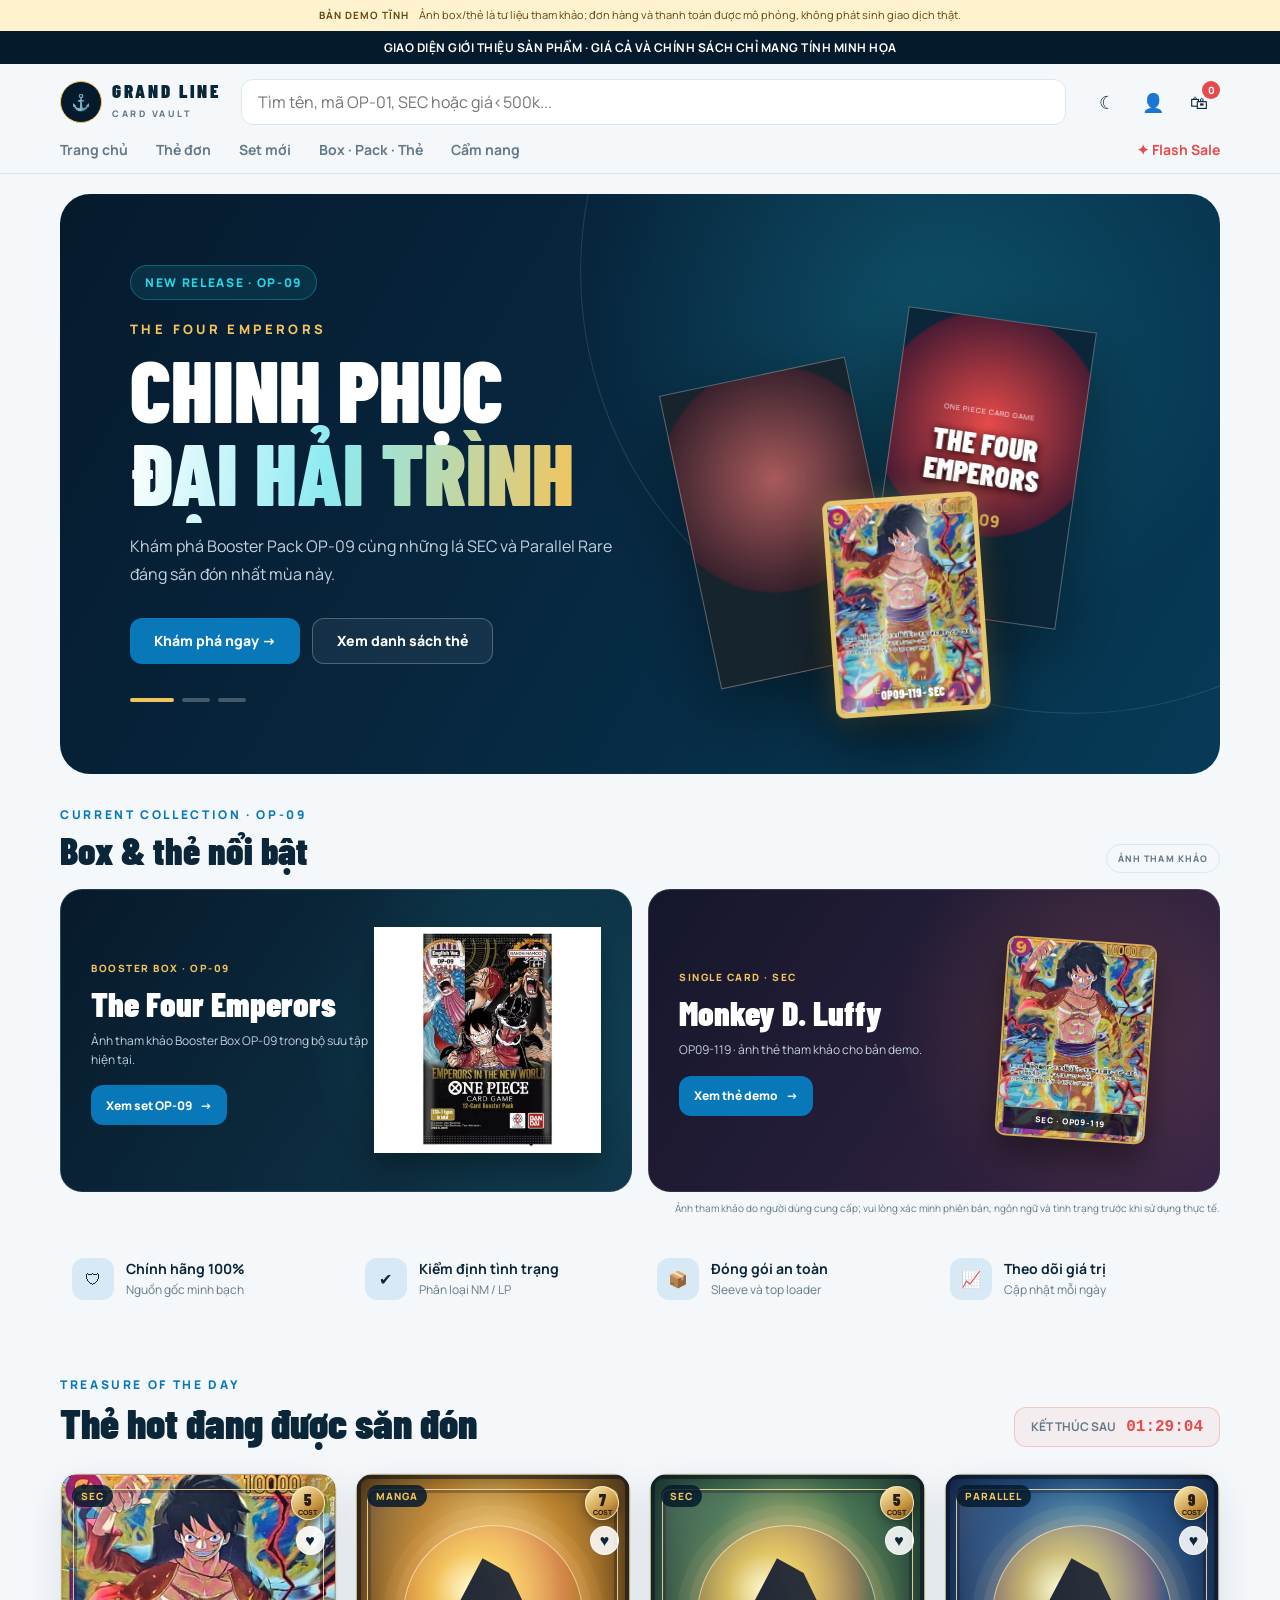
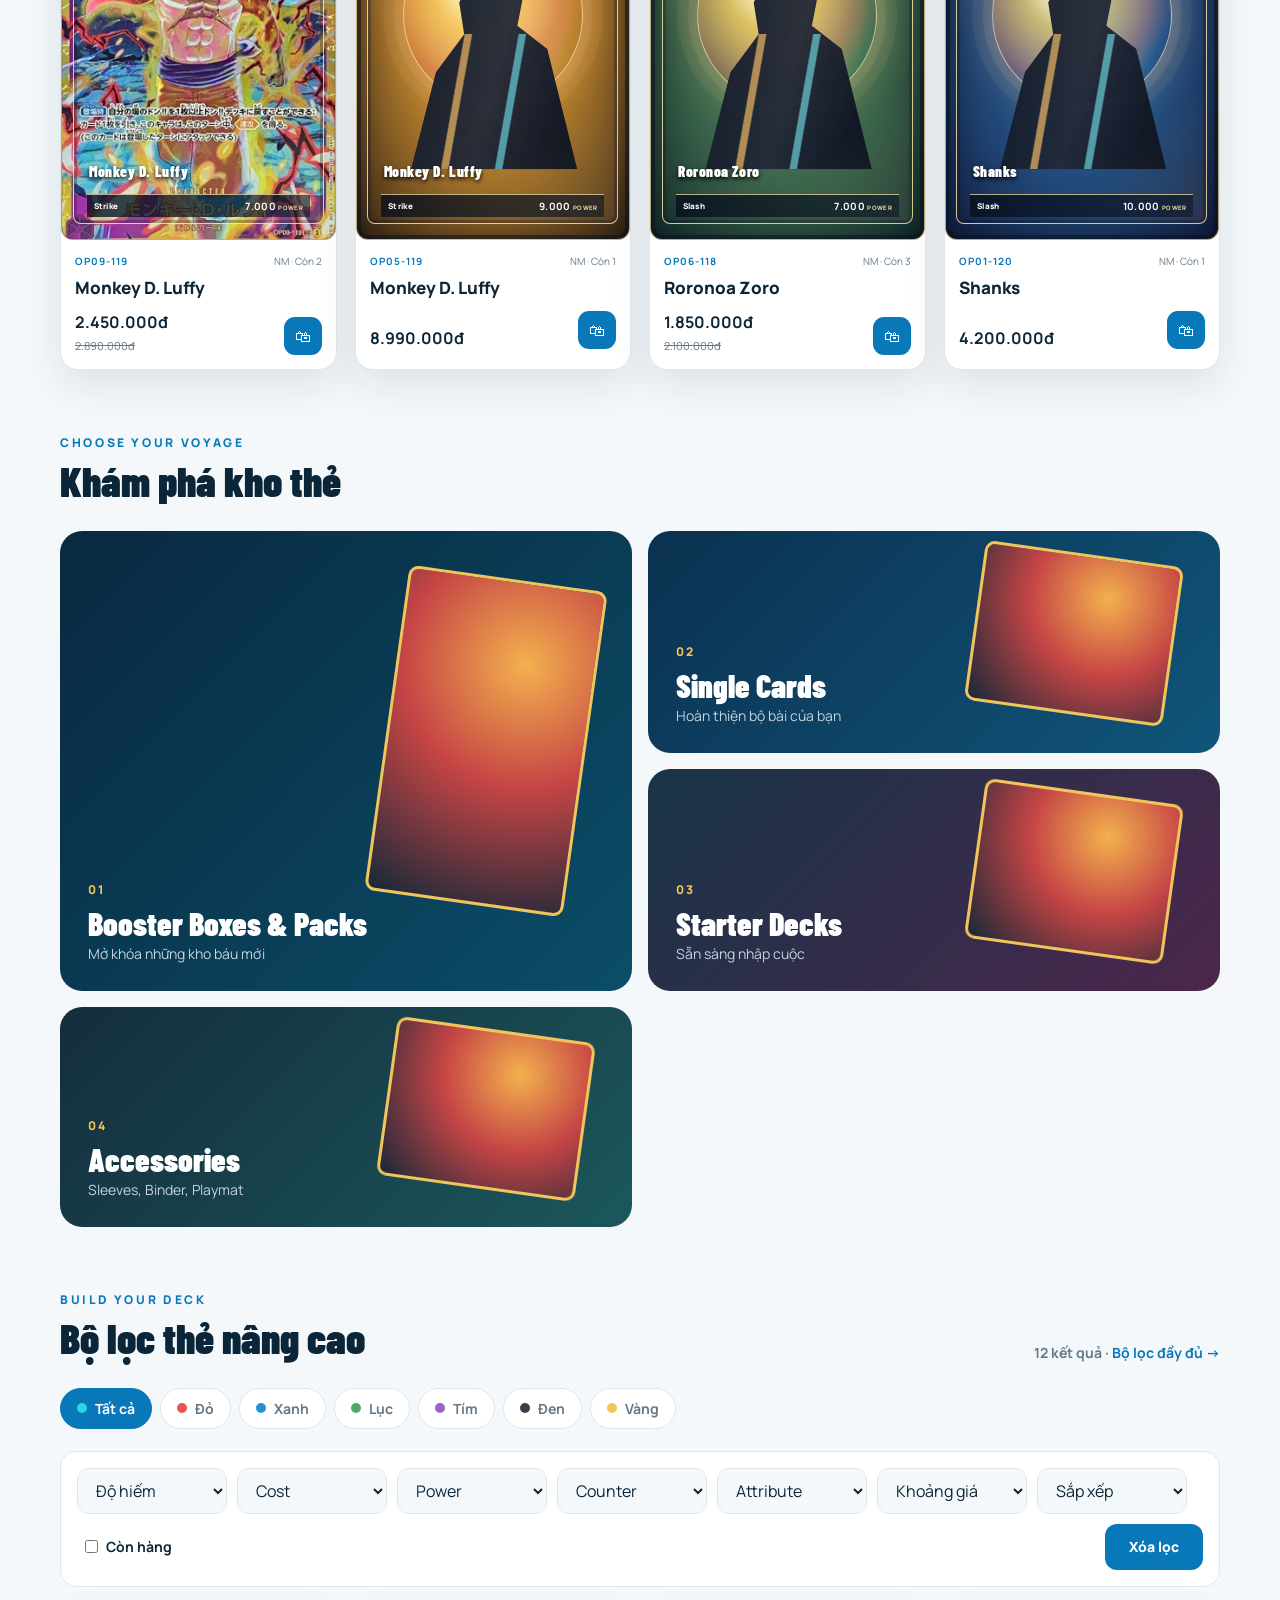
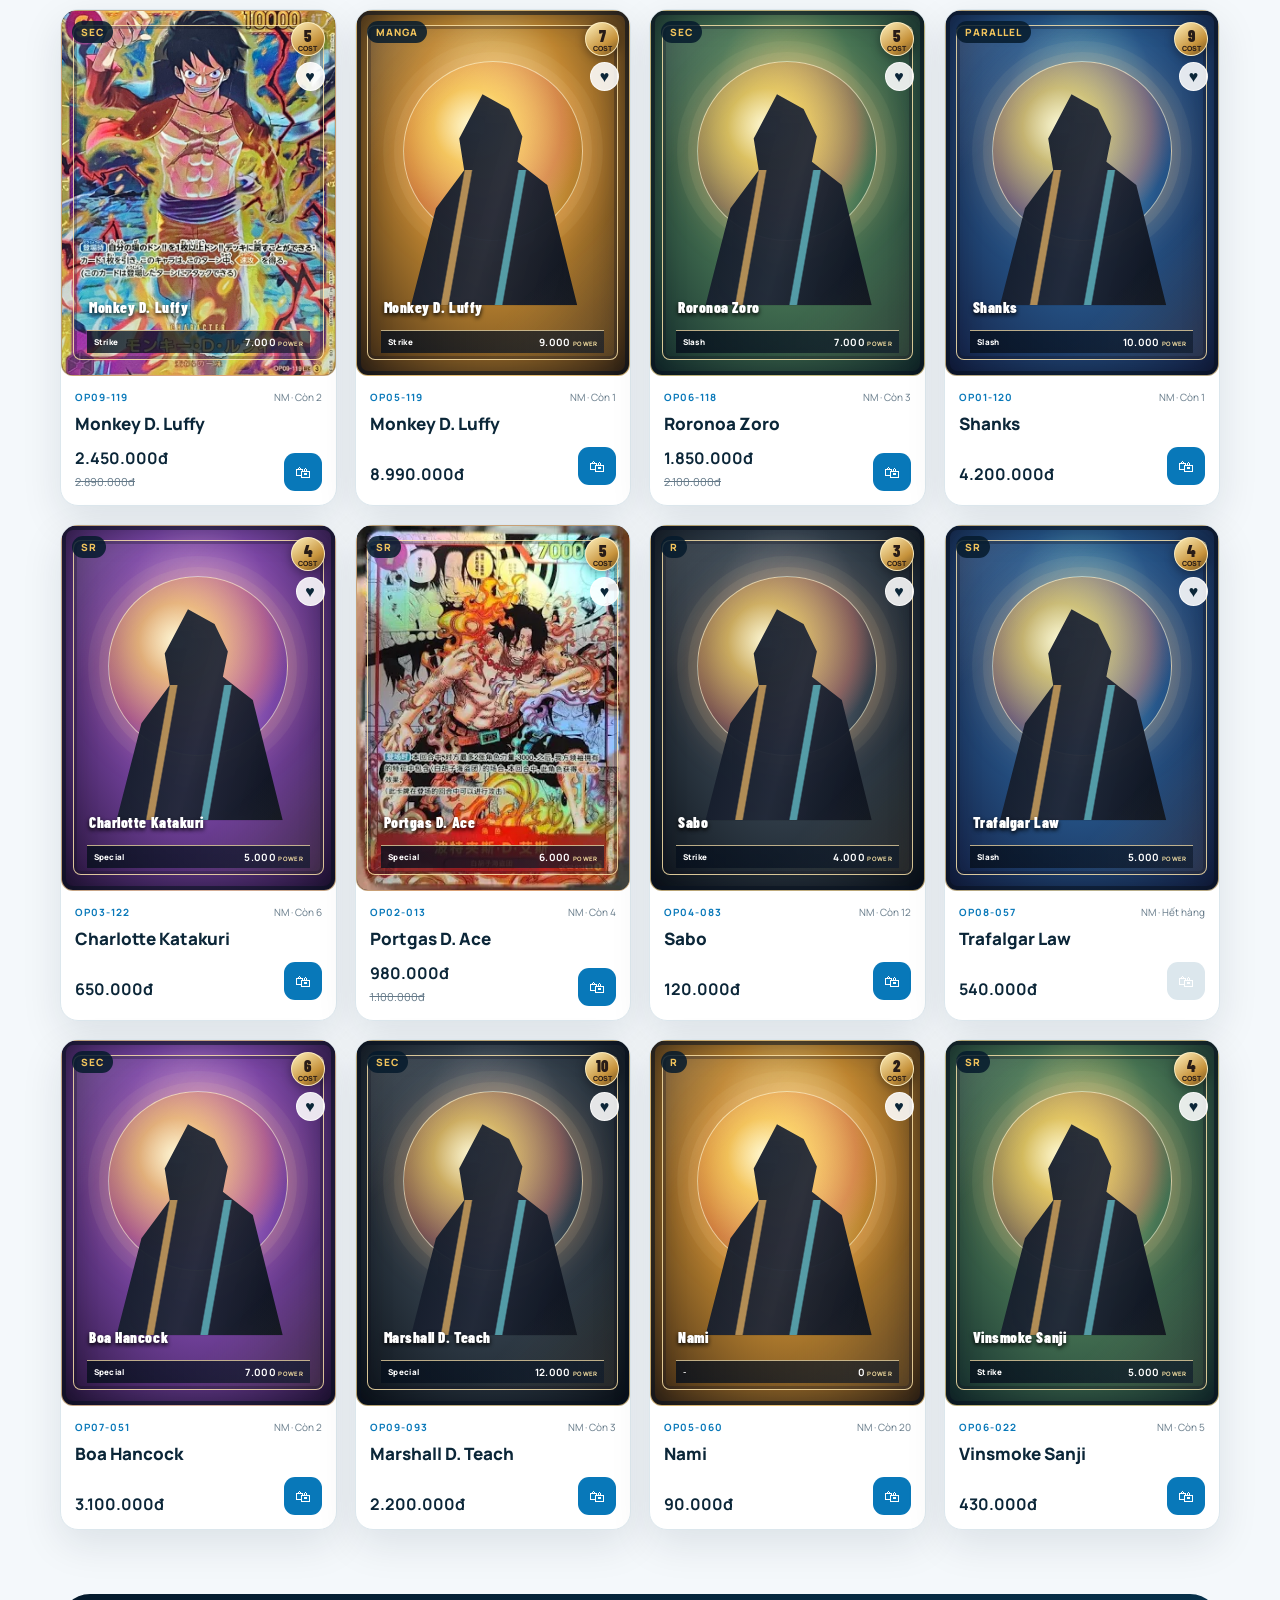
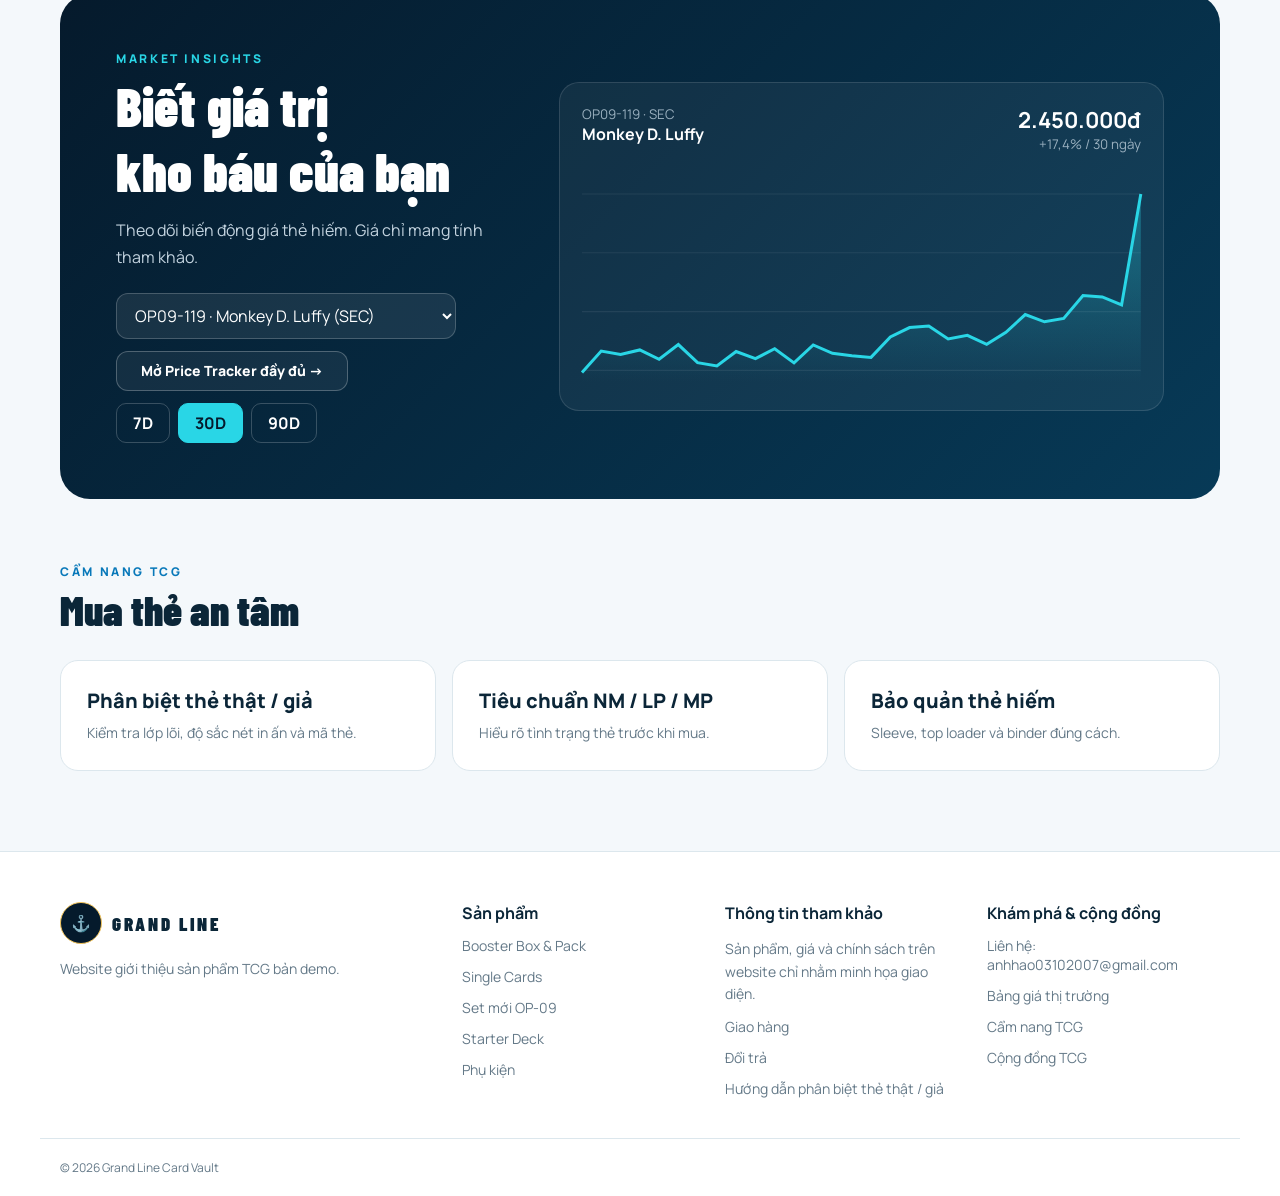
<file: index.html>
<!doctype html>
<html lang="vi" data-theme="dark">
<head>
  <meta charset="UTF-8" />
  <meta name="viewport" content="width=device-width, initial-scale=1" />
  <script src="js/theme.js"></script>
  <title>Grand Line Card Vault - One Piece Card Game</title>
  <link rel="preconnect" href="https://fonts.googleapis.com" />
  <link href="https://fonts.googleapis.com/css2?family=Barlow+Condensed:wght@700;900&family=Manrope:wght@400;600;800&display=swap" rel="stylesheet" />
  <link rel="stylesheet" href="css/style.css" />
</head>
<body id="top">
  <div class="demo-notice" role="status"><b>BẢN DEMO TĨNH</b><span>Ảnh box/thẻ là tư liệu tham khảo; đơn hàng và thanh toán được mô phỏng, không phát sinh giao dịch thật.</span></div>
  <div class="announce">GIAO DIỆN GIỚI THIỆU SẢN PHẨM · GIÁ CẢ VÀ CHÍNH SÁCH CHỈ MANG TÍNH MINH HỌA</div>

  <header class="header">
    <div class="container header-row">
      <button class="icon-btn menu-btn" id="menuBtn" aria-label="Mở menu">☰</button>
      <a class="logo" href="#top" aria-label="Grand Line Card Vault - Trang chủ"><span class="logo-mark">⚓</span><span><b>GRAND LINE</b><small>CARD VAULT</small></span></a>
      <div class="search">
        <input id="searchInput" type="search" placeholder="Tìm tên, mã OP-01, SEC hoặc giá&lt;500k..." autocomplete="off" aria-label="Tìm theo tên, mã thẻ, độ hiếm hoặc giá" />
        <div class="suggest" id="suggest"></div>
      </div>
      <div class="actions">
        <button class="icon-btn" id="themeBtn" aria-label="Đổi giao diện">☀</button>
        <a class="icon-btn" href="pages/account.html" aria-label="Tài khoản" title="Tài khoản" style="display:grid;place-items:center">👤</a>
        <a class="icon-btn cart-btn" href="pages/cart.html" aria-label="Giỏ hàng" style="display:grid;place-items:center">🛍<span id="cartCount">0</span></a>
      </div>
    </div>
    <nav class="container nav" id="nav" aria-label="Điều hướng chính"><a href="#top" aria-current="page">Trang chủ</a><a href="pages/catalog.html">Thẻ đơn</a><a href="pages/set.html">Set mới</a><a href="pages/tracker.html#shop">Box · Pack · Thẻ</a><a href="pages/guide.html">Cẩm nang</a><a class="sale-link" href="#hot">✦ Flash Sale</a>
    </nav>
  </header>

  <section class="container hero-wrap">
    <div class="hero">
      <div class="hero-text">
        <span class="badge" id="heroBadge">NEW RELEASE · OP-09</span>
        <p class="kicker" id="heroKicker">THE FOUR EMPERORS</p>
        <h1 id="heroTitle">CHINH PHỤC<br /><em>ĐẠI HẢI TRÌNH</em></h1>
        <p class="lead" id="heroDesc">Khám phá Booster Pack OP-09 cùng những lá SEC và Parallel Rare đáng săn đón nhất mùa này.</p>
        <div class="btn-row"><a class="btn btn-primary" href="pages/set.html">Khám phá ngay →</a><a class="btn btn-ghost" href="pages/catalog.html">Xem danh sách thẻ</a></div>
        <div class="dots" id="heroDots"></div>
      </div>
      <div class="hero-visual" id="heroVisual">
        <div class="box box-back"></div>
        <div class="box box-main"><small>ONE PIECE CARD GAME</small><strong id="boxName">THE FOUR<br />EMPERORS</strong><span id="boxCode">OP-09</span></div>
        <div class="hero-card"><img src="assets/card-art/one-piece/op09-119-luffy.png" alt="Ảnh tham khảo thẻ One Piece OP09-119"><b>OP09-119 · SEC</b></div>
      </div>
    </div>
  </section>

  <section class="container featured-showcase" aria-labelledby="featuredTitle">
    <div class="featured-heading">
      <div><p class="eyebrow">CURRENT COLLECTION · OP-09</p><h2 id="featuredTitle">Box &amp; thẻ nổi bật</h2></div>
      <span class="featured-demo-tag">ẢNH THAM KHẢO</span>
    </div>
    <div class="featured-grid">
      <article class="featured-item featured-box">
        <div class="featured-copy">
          <span class="featured-kicker">BOOSTER BOX · OP-09</span>
          <h3>The Four Emperors</h3>
          <p>Ảnh tham khảo Booster Box OP-09 trong bộ sưu tập hiện tại.</p>
          <a class="btn btn-primary" href="pages/set.html">Xem set OP-09 <span aria-hidden="true">→</span></a>
        </div>
        <img src="assets/box/op09-booster-box.png" alt="Ảnh tham khảo Booster Box OP-09" loading="lazy">
      </article>
      <article class="featured-item featured-card">
        <div class="featured-copy">
          <span class="featured-kicker">SINGLE CARD · SEC</span>
          <h3>Monkey D. Luffy</h3>
          <p>OP09-119 · ảnh thẻ tham khảo cho bản demo.</p>
          <a class="btn btn-primary" href="pages/product.html?id=1">Xem thẻ demo <span aria-hidden="true">→</span></a>
        </div>
        <div class="featured-card-art">
          <img src="assets/card-art/one-piece/op09-119-luffy.png" alt="Ảnh tham khảo thẻ One Piece OP09-119" loading="lazy">
          <span>SEC · OP09-119</span>
        </div>
      </article>
    </div>
    <p class="featured-disclaimer">Ảnh tham khảo do người dùng cung cấp; vui lòng xác minh phiên bản, ngôn ngữ và tình trạng trước khi sử dụng thực tế.</p>
  </section>

  <section class="container perks">
    <div><span>🛡</span><b>Chính hãng 100%</b><small>Nguồn gốc minh bạch</small></div>
    <div><span>✔</span><b>Kiểm định tình trạng</b><small>Phân loại NM / LP</small></div>
    <div><span>📦</span><b>Đóng gói an toàn</b><small>Sleeve và top loader</small></div>
    <div><span>📈</span><b>Theo dõi giá trị</b><small>Cập nhật mỗi ngày</small></div>
  </section>

  <section class="container section" id="hot">
    <div class="heading"><div><p class="eyebrow">TREASURE OF THE DAY</p><h2>Thẻ hot đang được săn đón</h2></div><div class="timer">KẾT THÚC SAU <b id="countdown">00:00:00</b></div></div>
    <div class="grid cards" id="hotGrid"></div>
  </section>

  <section class="container section" id="products">
    <div class="heading"><div><p class="eyebrow">CHOOSE YOUR VOYAGE</p><h2>Khám phá kho thẻ</h2></div></div>
    <div class="categories">
      <a class="cat c1" href="pages/tracker.html?kind=booster#shop"><span>01</span><h3>Booster Boxes &amp; Packs</h3><p>Mở khóa những kho báu mới</p></a>
      <a class="cat c2" href="pages/catalog.html"><span>02</span><h3>Single Cards</h3><p>Hoàn thiện bộ bài của bạn</p></a>
      <a class="cat c3" href="pages/tracker.html?kind=starter#shop"><span>03</span><h3>Starter Decks</h3><p>Sẵn sàng nhập cuộc</p></a>
      <a class="cat c4" href="pages/tracker.html?kind=accessory#shop"><span>04</span><h3>Accessories</h3><p>Sleeves, Binder, Playmat</p></a>
    </div>
  </section>

  <section class="container section" id="singles">
    <div class="heading"><div><p class="eyebrow">BUILD YOUR DECK</p><h2>Bộ lọc thẻ nâng cao</h2></div><span class="result"><span id="resultCount"></span> · <a href="pages/catalog.html" style="color:var(--ocean)">Bộ lọc đầy đủ →</a></span></div>
    <div class="colors" id="colorFilters"></div>
    <div class="filters">
      <select id="rarityFilter"><option value="">Độ hiếm</option><option>SEC</option><option>SR</option><option>R</option><option>PARALLEL</option><option>MANGA</option></select>
      <select id="costFilter"><option value="">Cost</option><option value="le5">≤ 5</option><option value="gt5">&gt; 5</option></select>
      <select id="powerFilter"><option value="">Power</option><option value="5000">≥ 5.000</option><option value="7000">≥ 7.000</option><option value="9000">≥ 9.000</option></select>
      <select id="counterFilter"><option value="">Counter</option><option value="0">0</option><option value="1000">+1000</option><option value="2000">+2000</option></select>
      <select id="attrFilter"><option value="">Attribute</option><option value="Slash">Slash</option><option value="Strike">Strike</option><option value="Special">Special</option></select>
      <select id="priceFilter"><option value="">Khoảng giá</option><option value="2">Dưới 2 triệu</option><option value="5">2 – 5 triệu</option><option value="99">Trên 5 triệu</option></select>
      <select id="sortFilter"><option value="">Sắp xếp</option><option value="asc">Giá tăng dần</option><option value="desc">Giá giảm dần</option></select>
      <label class="check"><input type="checkbox" id="stockFilter" /> Còn hàng</label>
      <button class="btn btn-primary" id="resetBtn">Xóa lọc</button>
    </div>
    <div class="grid cards" id="singleGrid"></div>
    <p class="empty" id="empty" hidden>Không tìm thấy thẻ phù hợp.</p>
  </section>

  <section class="container section" id="tracker">
    <div class="tracker">
      <div>
        <p class="eyebrow cyan">MARKET INSIGHTS</p>
        <h2>Biết giá trị<br />kho báu của bạn</h2>
        <p class="muted-light">Theo dõi biến động giá thẻ hiếm. Giá chỉ mang tính tham khảo.</p>
        <select id="trackerCard"></select>
        <a class="btn btn-ghost" href="pages/tracker.html" style="margin:12px 0 0 0;height:40px">Mở Price Tracker đầy đủ →</a><div class="range" id="rangeBtns"><button data-d="7">7D</button><button data-d="30" class="on">30D</button><button data-d="90">90D</button></div>
      </div>
      <div class="chart-box">
        <div class="chart-head"><div><small id="tCode"></small><b id="tName"></b></div><div class="right"><b id="tPrice"></b><small id="tChange"></small></div></div>
        <svg id="chart" viewBox="0 0 500 200" preserveAspectRatio="none"></svg>
      </div>
    </div>
  </section>

  <section class="container section" id="guide">
    <div class="heading"><div><p class="eyebrow">CẨM NANG TCG</p><h2>Mua thẻ an tâm</h2></div></div>
    <div class="guides">
      <a href="pages/guide.html#that-gia"><article><h3>Phân biệt thẻ thật / giả</h3><p>Kiểm tra lớp lõi, độ sắc nét in ấn và mã thẻ.</p></article></a>
      <a href="pages/guide.html"><article><h3>Tiêu chuẩn NM / LP / MP</h3><p>Hiểu rõ tình trạng thẻ trước khi mua.</p></article></a>
      <a href="pages/guide.html"><article><h3>Bảo quản thẻ hiếm</h3><p>Sleeve, top loader và binder đúng cách.</p></article></a>
    </div>
  </section>

  <footer class="footer">
    <div class="container foot-grid">
      <div><div class="logo"><span class="logo-mark">⚓</span><b>GRAND LINE</b></div><p class="muted">Website giới thiệu sản phẩm TCG bản demo.</p></div>
      <div><b>Sản phẩm</b><a href="pages/tracker.html?kind=booster#shop">Booster Box &amp; Pack</a><a href="pages/catalog.html">Single Cards</a><a href="pages/set.html">Set mới OP-09</a><a href="pages/tracker.html?kind=starter#shop">Starter Deck</a><a href="pages/tracker.html?kind=accessory#shop">Phụ kiện</a></div>
      <div><b>Thông tin tham khảo</b><p class="muted">Sản phẩm, giá và chính sách trên website chỉ nhằm minh họa giao diện.</p><a href="pages/guide.html#giao-hang">Giao hàng</a><a href="pages/guide.html#doi-tra">Đổi trả</a><a href="pages/guide.html#that-gia">Hướng dẫn phân biệt thẻ thật / giả</a></div>
      <div><b>Khám phá &amp; cộng đồng</b><a href="mailto:anhhao03102007@gmail.com">Liên hệ: anhhao03102007@gmail.com</a><a href="pages/tracker.html#market">Bảng giá thị trường</a><a href="pages/guide.html">Cẩm nang TCG</a><a href="pages/guide.html#community">Cộng đồng TCG</a></div>
    </div>
    <div class="container copy">© 2026 Grand Line Card Vault</div>
  </footer>

  <div class="toast" id="toast"></div>
  <script src="js/home.js"></script>
</body>
</html>
</file>
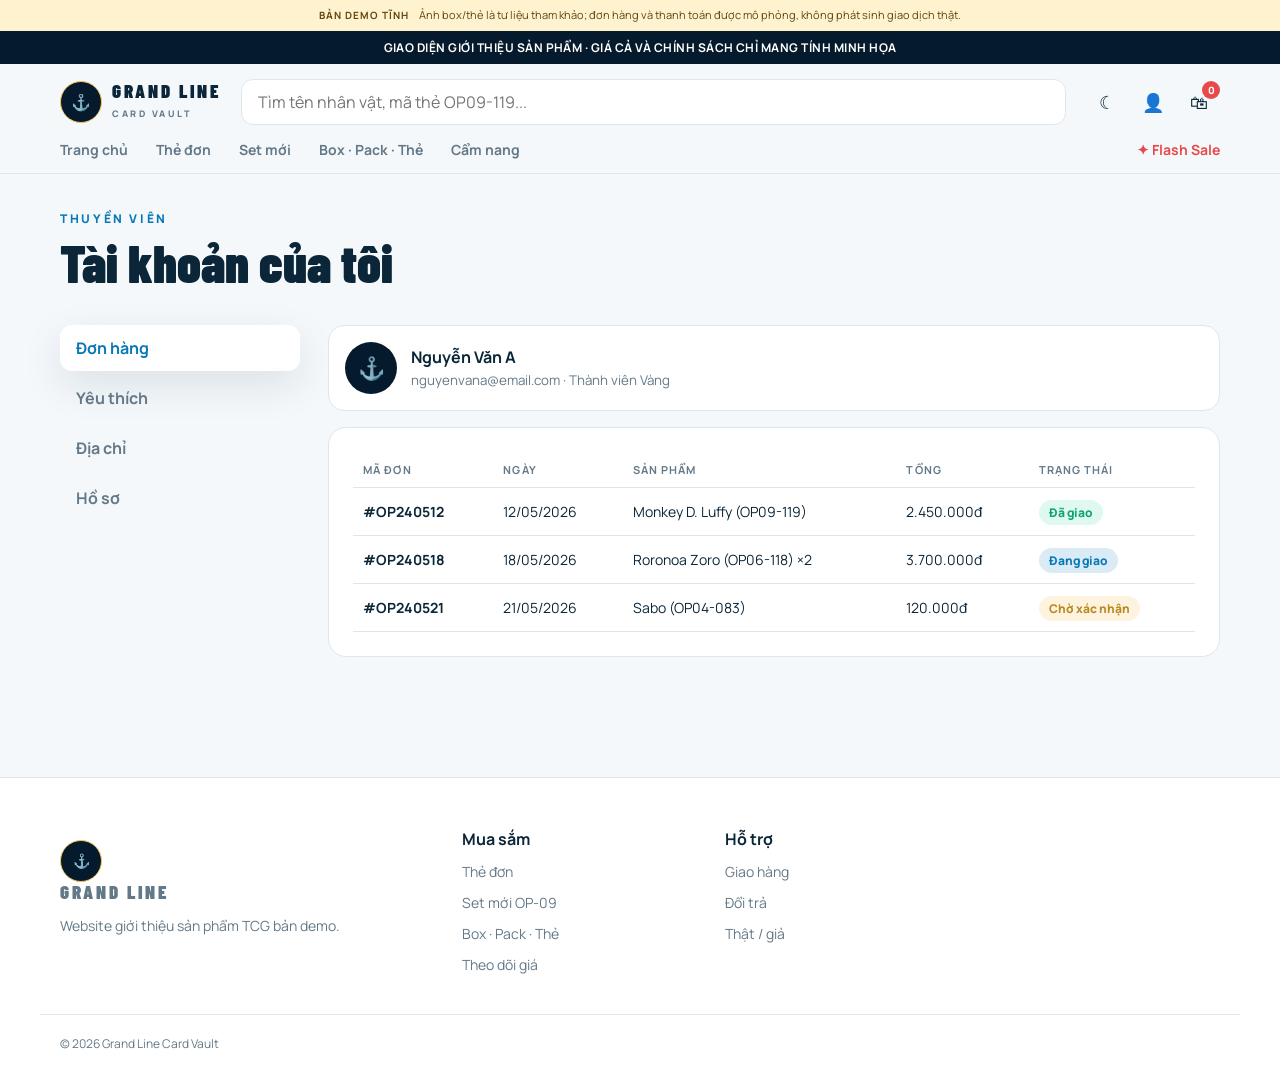
<file: pages/account.html>
<!doctype html>
<html lang="vi" data-theme="dark"><head><meta charset="UTF-8" /><meta name="viewport" content="width=device-width, initial-scale=1" /><script src="../js/theme.js"></script>
<title>Tài khoản - Grand Line Card Vault</title>
<link href="https://fonts.googleapis.com/css2?family=Barlow+Condensed:wght@700;900&family=Manrope:wght@400;600;800&display=swap" rel="stylesheet" />
<link rel="stylesheet" href="../css/style.css" /><link rel="stylesheet" href="../css/pages.css" /></head>
<body>
<div id="site-header"></div>
<main class="container">
  <div class="page-head"><p class="eyebrow">THUYỀN VIÊN</p><h1>Tài khoản của tôi</h1></div>
  <div class="acc">
    <nav class="menu" id="menu"><button data-t="orders" class="on">Đơn hàng</button><button data-t="wishlist">Yêu thích</button><button data-t="address">Địa chỉ</button><button data-t="profile">Hồ sơ</button></nav>
    <section id="body"></section>
  </div>
  <div style="height:40px"></div>
</main>
<div id="site-footer"></div>
<script src="../js/common.js"></script>
<script src="../js/pages/account.js"></script>
</body></html>
</file>
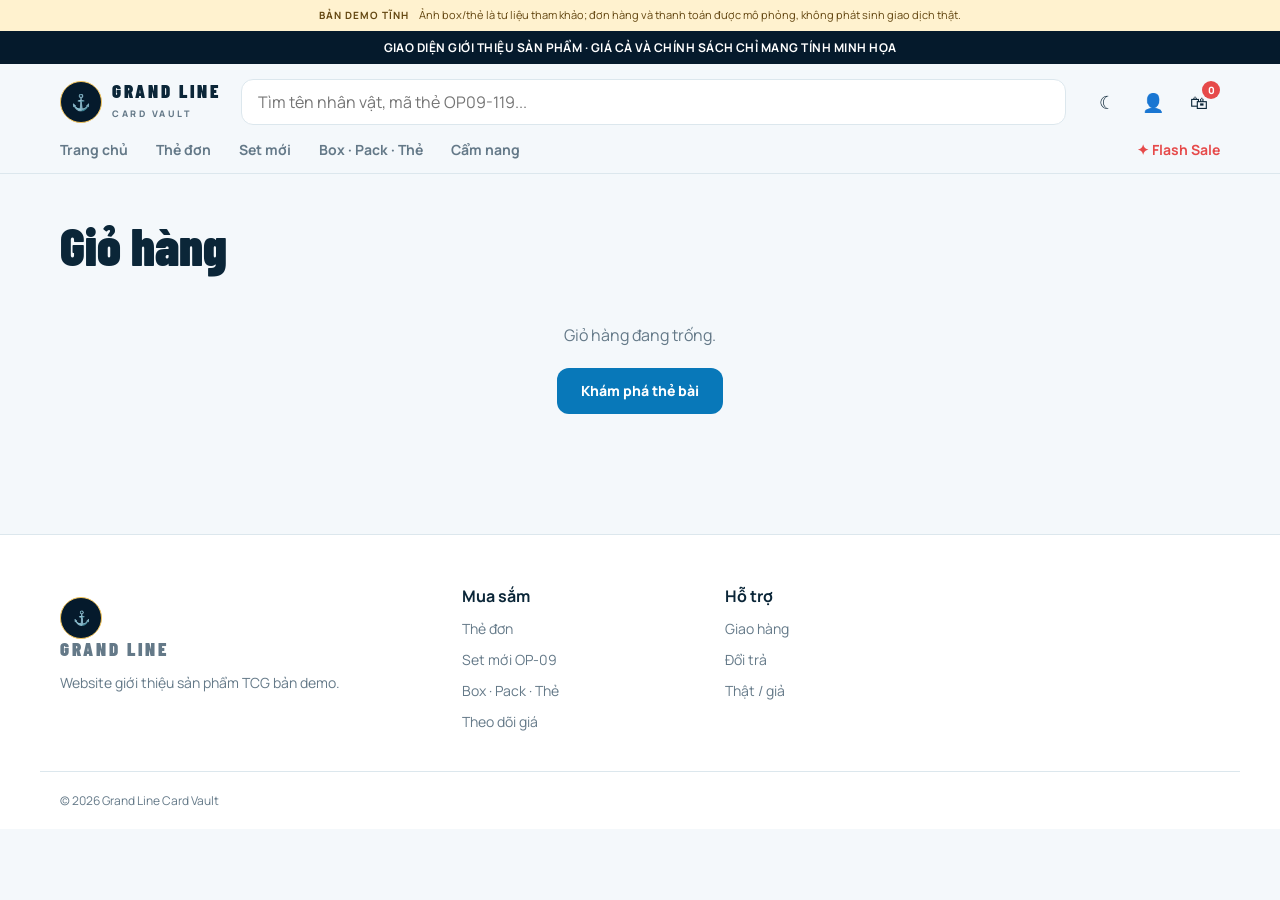
<file: pages/cart.html>
<!doctype html>
<html lang="vi" data-theme="dark"><head><meta charset="UTF-8" /><meta name="viewport" content="width=device-width, initial-scale=1" /><script src="../js/theme.js"></script>
<title>Giỏ hàng - Grand Line Card Vault</title>
<link href="https://fonts.googleapis.com/css2?family=Barlow+Condensed:wght@700;900&family=Manrope:wght@400;600;800&display=swap" rel="stylesheet" />
<link rel="stylesheet" href="../css/style.css" /><link rel="stylesheet" href="../css/pages.css" /></head>
<body>
<div id="site-header"></div>
<main class="container" id="main"></main>
<div id="site-footer"></div>
<script src="../js/common.js"></script>
<script src="../js/pages/cart.js"></script>
</body></html>
</file>
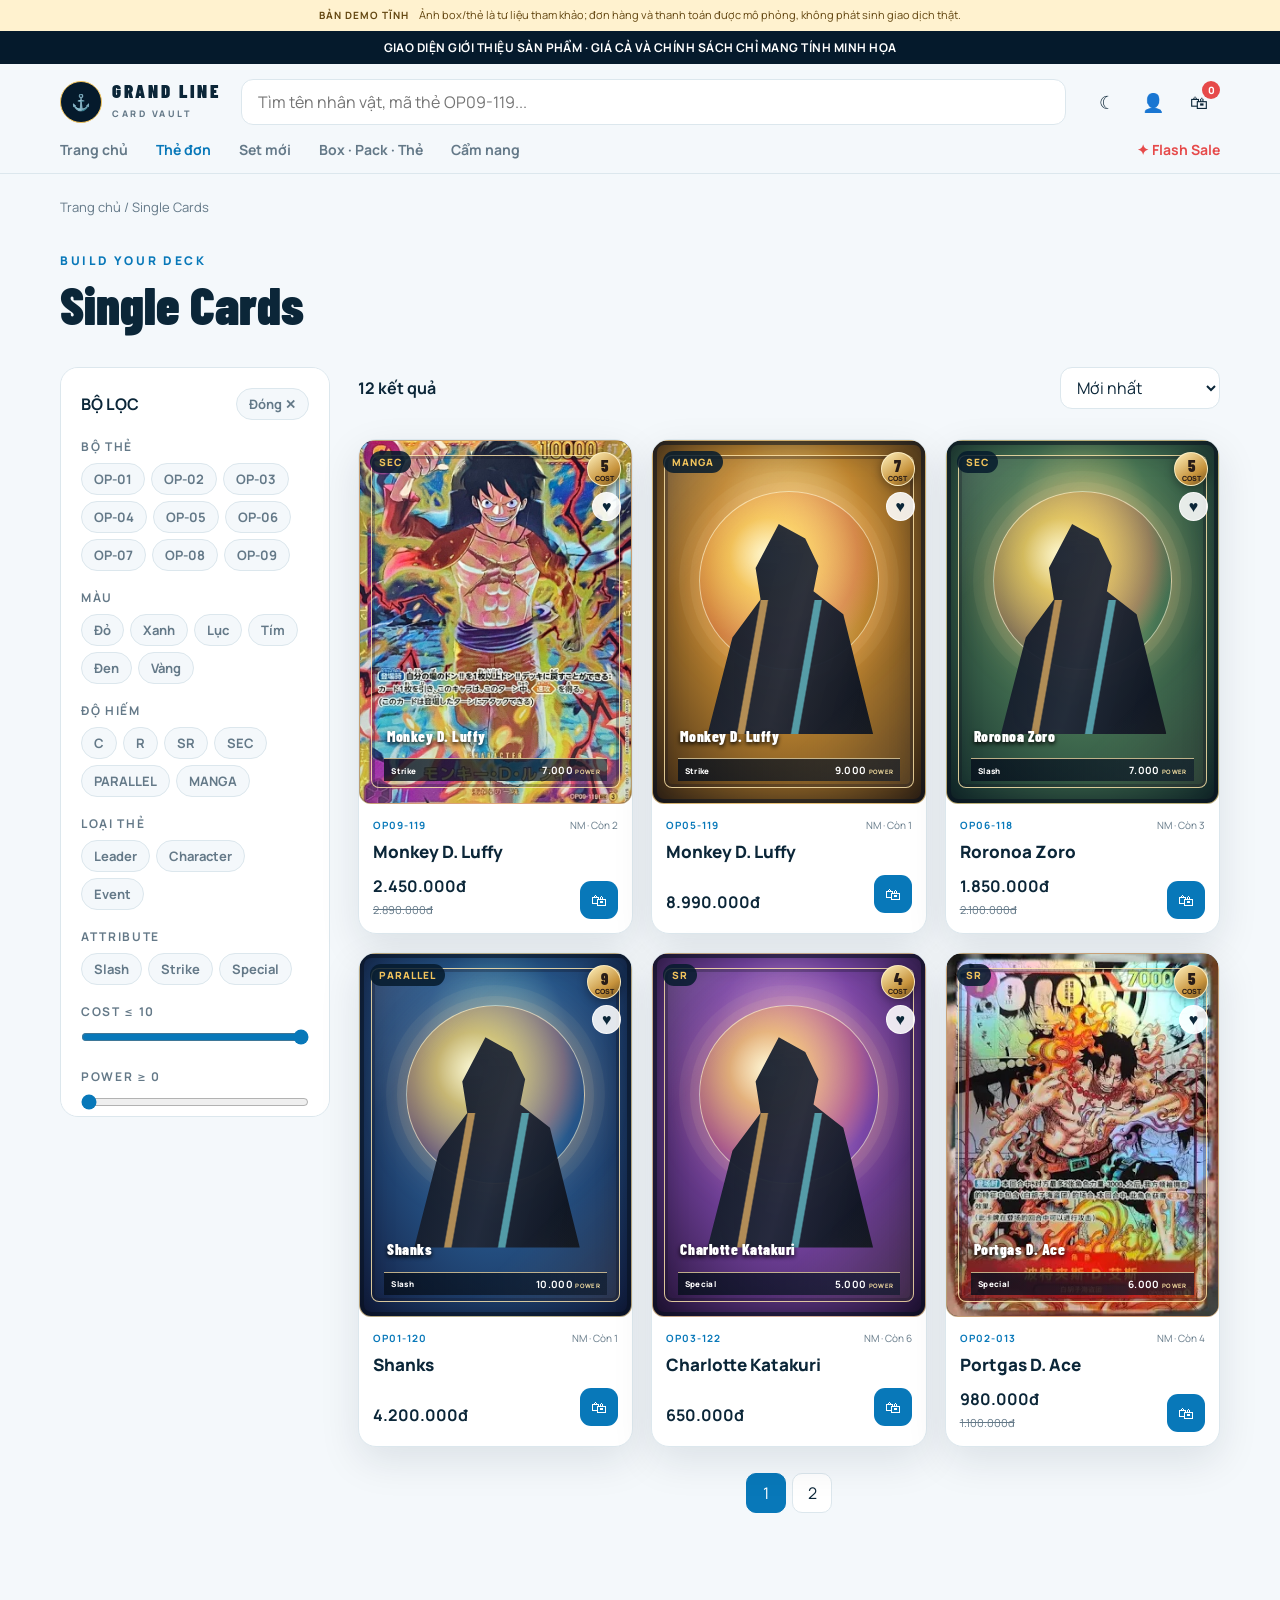
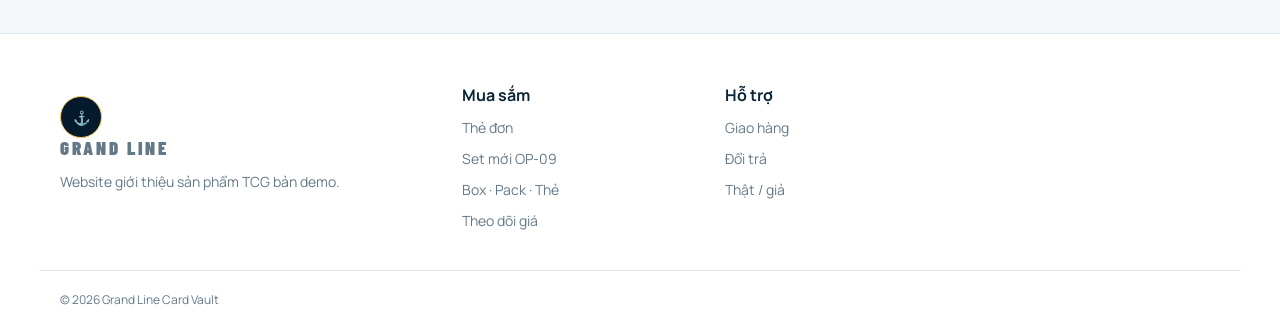
<file: pages/catalog.html>
<!doctype html>
<html lang="vi" data-theme="dark"><head><meta charset="UTF-8" /><meta name="viewport" content="width=device-width, initial-scale=1" /><script src="../js/theme.js"></script>
<title>Single Cards - Grand Line Card Vault</title>
<link href="https://fonts.googleapis.com/css2?family=Barlow+Condensed:wght@700;900&family=Manrope:wght@400;600;800&display=swap" rel="stylesheet" />
<link rel="stylesheet" href="../css/style.css" /><link rel="stylesheet" href="../css/pages.css" /></head>
<body>
<div id="site-header"></div>
<main class="container">
  <p class="crumbs"><a href="../index.html">Trang chủ</a> / Single Cards</p>
  <div class="page-head"><p class="eyebrow">BUILD YOUR DECK</p><h1>Single Cards</h1></div>
  <div class="layout">
    <aside class="side" id="side">
      <div style="display:flex;justify-content:space-between;align-items:center"><b>BỘ LỌC</b><button class="chip" id="closeSide">Đóng ✕</button></div>
      <div><h4>BỘ THẺ</h4><div class="opts" data-f="set"></div></div>
      <div><h4>MÀU</h4><div class="opts" data-f="color"></div></div>
      <div><h4>ĐỘ HIẾM</h4><div class="opts" data-f="rarity"></div></div>
      <div><h4>LOẠI THẺ</h4><div class="opts" data-f="type"></div></div>
      <div><h4>ATTRIBUTE</h4><div class="opts" data-f="attr"></div></div>
      <div><h4>COST ≤ <span id="costV">10</span></h4><input type="range" id="cost" min="0" max="10" value="10" /></div>
      <div><h4>POWER ≥ <span id="powV">0</span></h4><input type="range" id="pow" min="0" max="12000" step="1000" value="0" /></div>
      <div><h4>COUNTER</h4><div class="opts" data-f="counter"></div></div>
      <div><h4>GIÁ TỐI ĐA: <span id="priceV"></span></h4><input type="range" id="price" min="100000" max="9000000" step="100000" value="9000000" /></div>
      <label class="check"><input type="checkbox" id="stock" /> Chỉ hiện còn hàng</label>
      <button class="btn btn-primary" id="reset">Xóa tất cả</button>
    </aside>
    <section>
      <div class="toolbar"><button class="btn btn-primary filter-toggle" id="openSide">⚙ Bộ lọc</button><b id="count"></b>
        <select id="sort"><option value="">Mới nhất</option><option value="asc">Giá tăng dần</option><option value="desc">Giá giảm dần</option><option value="power">Power cao nhất</option></select></div>
      <div class="tags" id="tags"></div>
      <div class="grid cards" id="grid"></div>
      <p class="empty" id="empty" hidden>Không có thẻ phù hợp. Hãy thử nới lỏng bộ lọc.</p>
      <div class="pager" id="pager"></div>
    </section>
  </div>
  <div style="height:40px"></div>
</main>
<div id="site-footer"></div>
<script src="../js/common.js"></script>
<script src="../js/pages/catalog.js"></script>
</body></html>
</file>
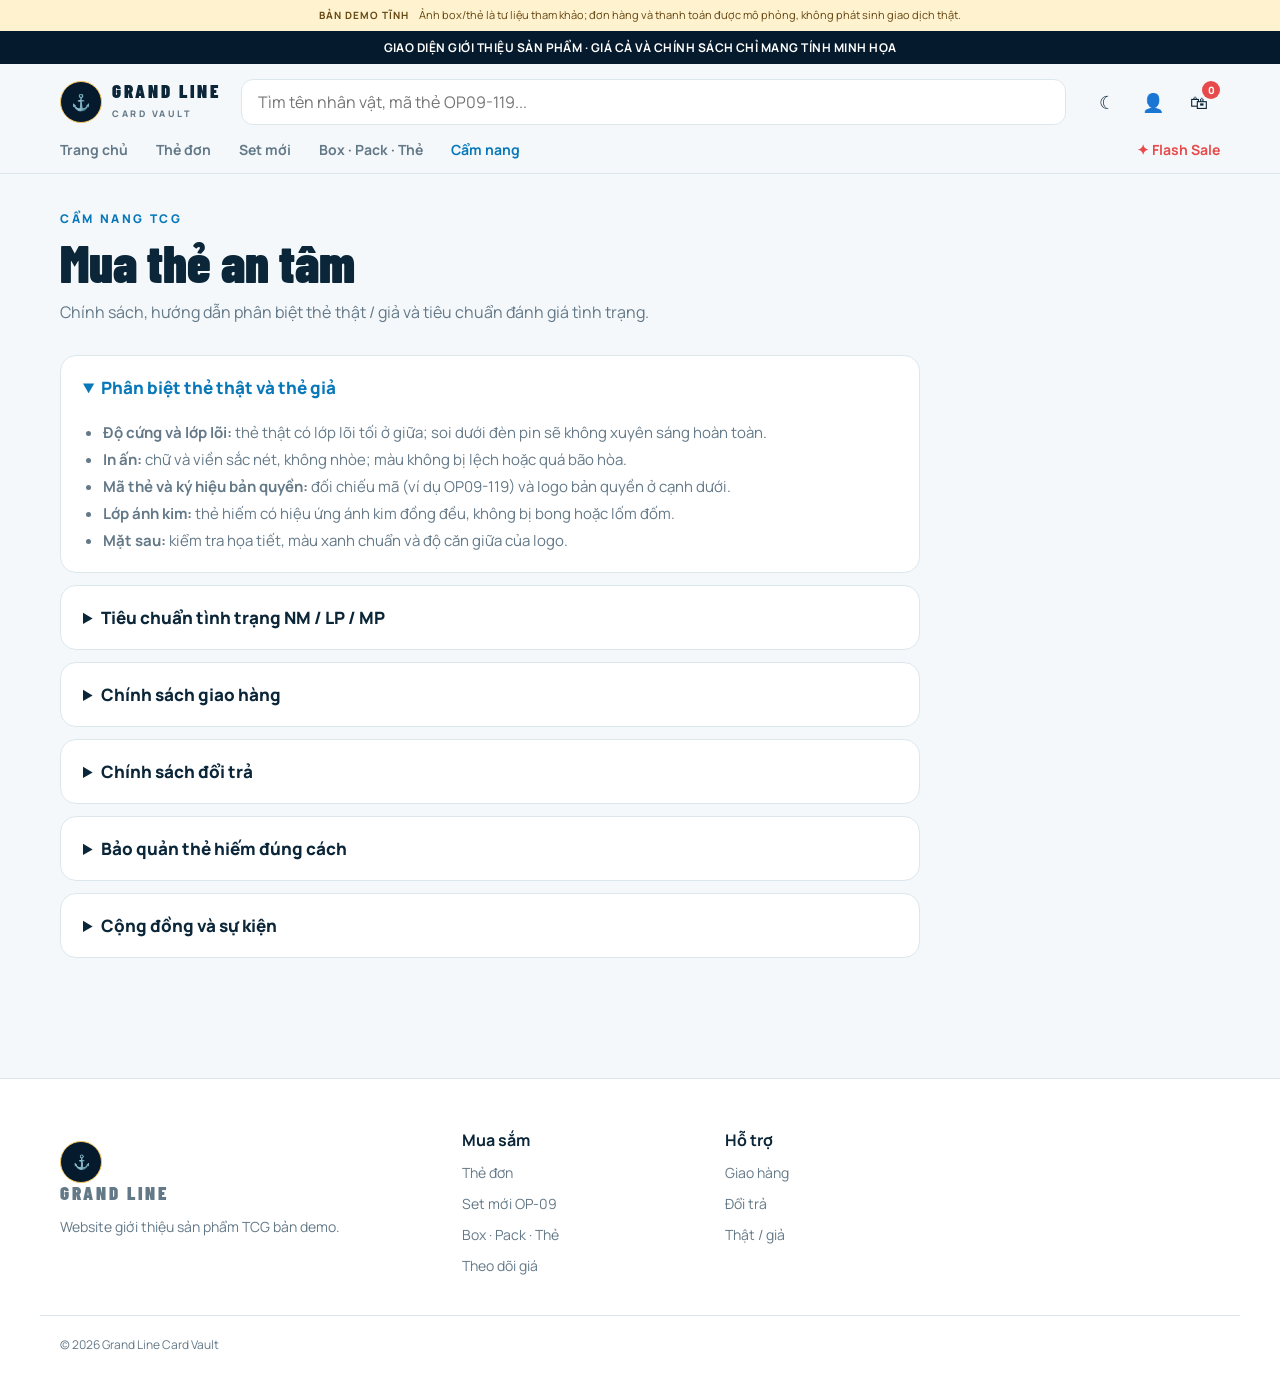
<file: pages/guide.html>
<!doctype html>
<html lang="vi" data-theme="dark"><head><meta charset="UTF-8" /><meta name="viewport" content="width=device-width, initial-scale=1" /><script src="../js/theme.js"></script>
<title>Cẩm nang TCG - Grand Line Card Vault</title>
<link href="https://fonts.googleapis.com/css2?family=Barlow+Condensed:wght@700;900&family=Manrope:wght@400;600;800&display=swap" rel="stylesheet" />
<link rel="stylesheet" href="../css/style.css" /><link rel="stylesheet" href="../css/pages.css" /></head>
<body>
<div id="site-header"></div>
<main class="container">
  <div class="page-head"><p class="eyebrow">CẨM NANG TCG</p><h1>Mua thẻ an tâm</h1><p style="color:var(--muted);margin-top:8px">Chính sách, hướng dẫn phân biệt thẻ thật / giả và tiêu chuẩn đánh giá tình trạng.</p></div>
  <div class="acc-list">
    <details id="that-gia" open><summary>Phân biệt thẻ thật và thẻ giả</summary><ul>
      <li><b>Độ cứng và lớp lõi:</b> thẻ thật có lớp lõi tối ở giữa; soi dưới đèn pin sẽ không xuyên sáng hoàn toàn.</li>
      <li><b>In ấn:</b> chữ và viền sắc nét, không nhòe; màu không bị lệch hoặc quá bão hòa.</li>
      <li><b>Mã thẻ và ký hiệu bản quyền:</b> đối chiếu mã (ví dụ OP09-119) và logo bản quyền ở cạnh dưới.</li>
      <li><b>Lớp ánh kim:</b> thẻ hiếm có hiệu ứng ánh kim đồng đều, không bị bong hoặc lốm đốm.</li>
      <li><b>Mặt sau:</b> kiểm tra họa tiết, màu xanh chuẩn và độ căn giữa của logo.</li></ul></details>
    <details><summary>Tiêu chuẩn tình trạng NM / LP / MP</summary>
      <div class="cond-grid"><div><b>NM</b>Near Mint: gần như mới.</div><div><b>LP</b>Lightly Played: mòn nhẹ ở viền.</div><div><b>MP</b>Moderately Played: mòn rõ, cong nhẹ.</div></div>
      <p>Thẻ giá trị cao được chụp ảnh thực tế trước khi bán. Chúng tôi không bán thẻ bị rách, ướt hoặc gấp nếp.</p></details>
    <details id="giao-hang"><summary>Chính sách giao hàng</summary><p>Giao nội thành 1–2 ngày, toàn quốc 2–4 ngày. Miễn phí vận chuyển cho đơn từ 1.000.000đ. Thẻ được bọc sleeve, top loader và hộp cứng chống va đập.</p></details>
    <details id="doi-tra"><summary>Chính sách đổi trả</summary><p>Đổi trả trong 7 ngày nếu sản phẩm sai mô tả hoặc hư hỏng khi vận chuyển. Vui lòng quay video mở hộp để được hỗ trợ nhanh nhất.</p></details>
    <details><summary>Bảo quản thẻ hiếm đúng cách</summary><p>Dùng sleeve ôm sát, đặt trong top loader hoặc binder có túi PVC-free, tránh ánh nắng và độ ẩm. Không dùng dây thun siết trực tiếp lên thẻ.</p></details>
    <details id="community"><summary>Cộng đồng và sự kiện</summary><p>Tham gia nhóm Facebook để trao đổi decklist, cập nhật giải đấu và săn thẻ hiếm cùng cộng đồng.</p></details>
  </div>
  <div style="height:40px"></div>
</main>
<div id="site-footer"></div>
<script src="../js/common.js"></script>
<script src="../js/pages/guide.js"></script>
</body></html>
</file>
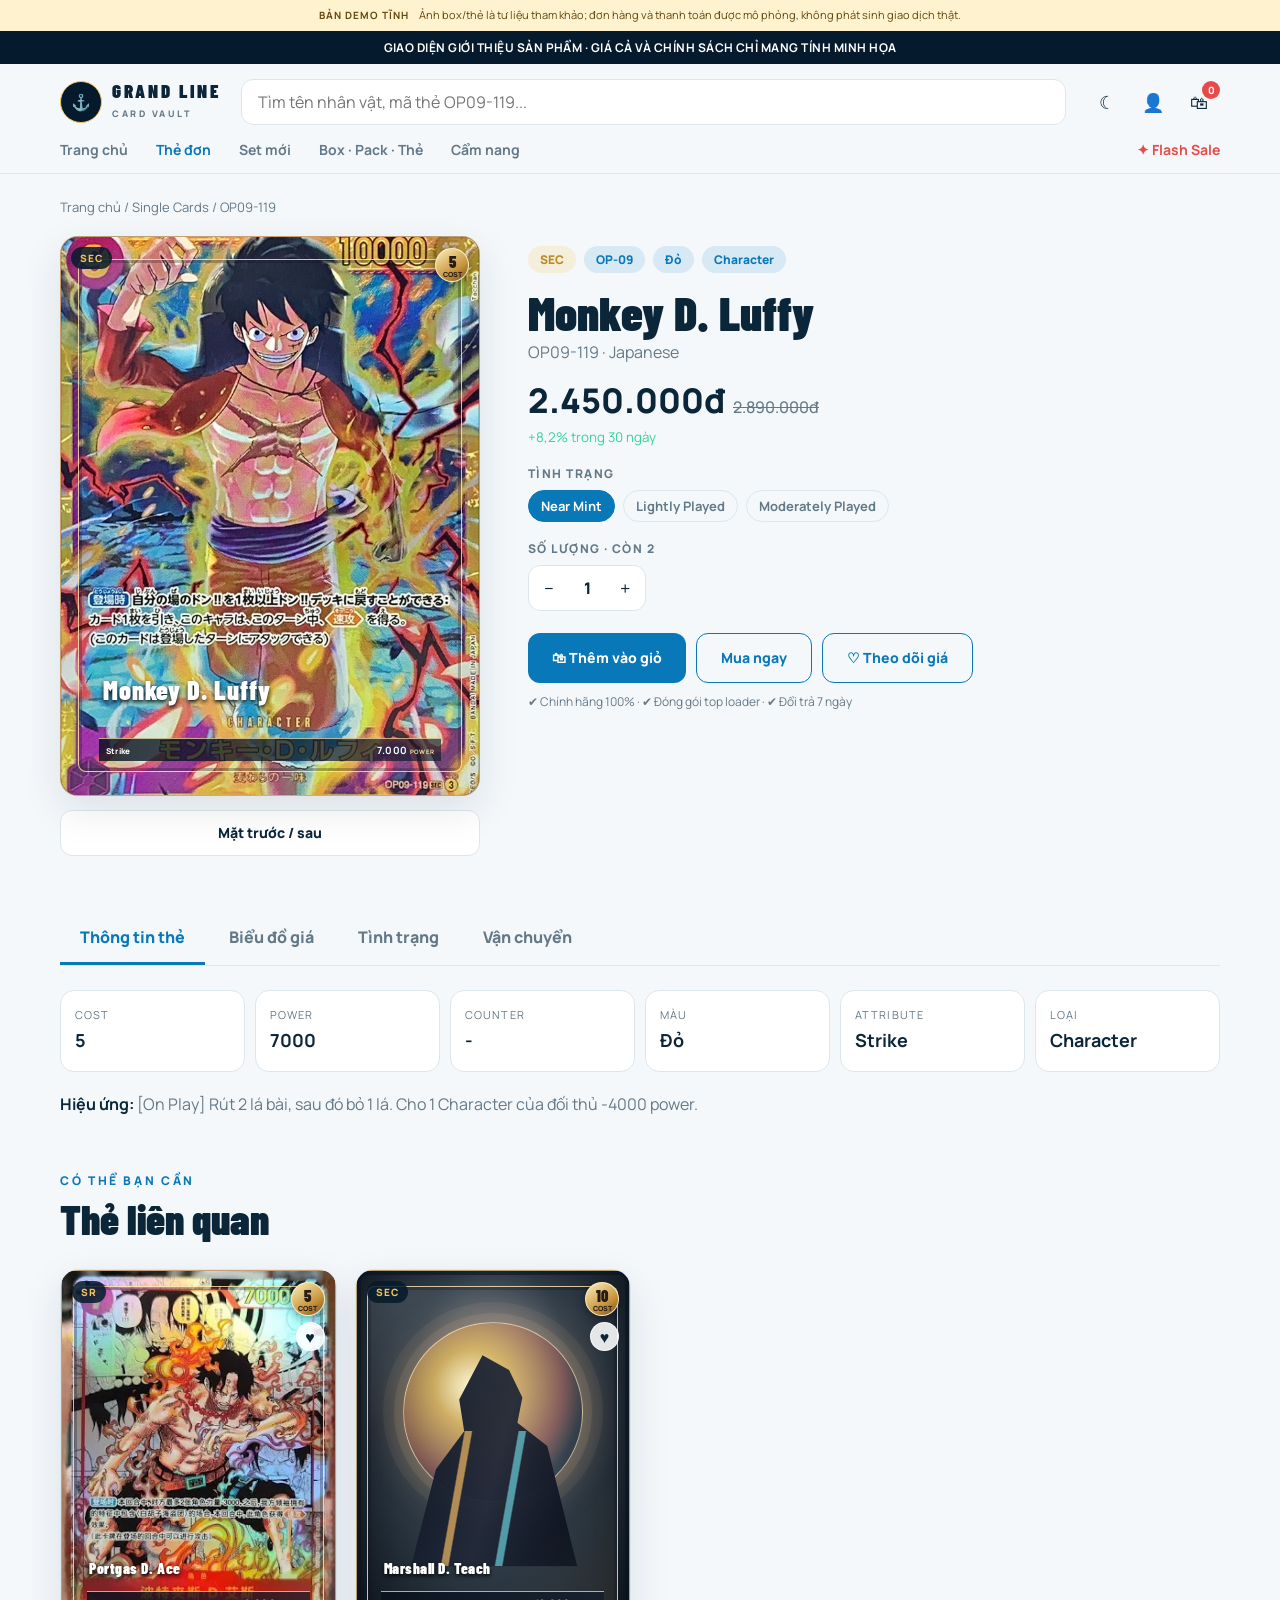
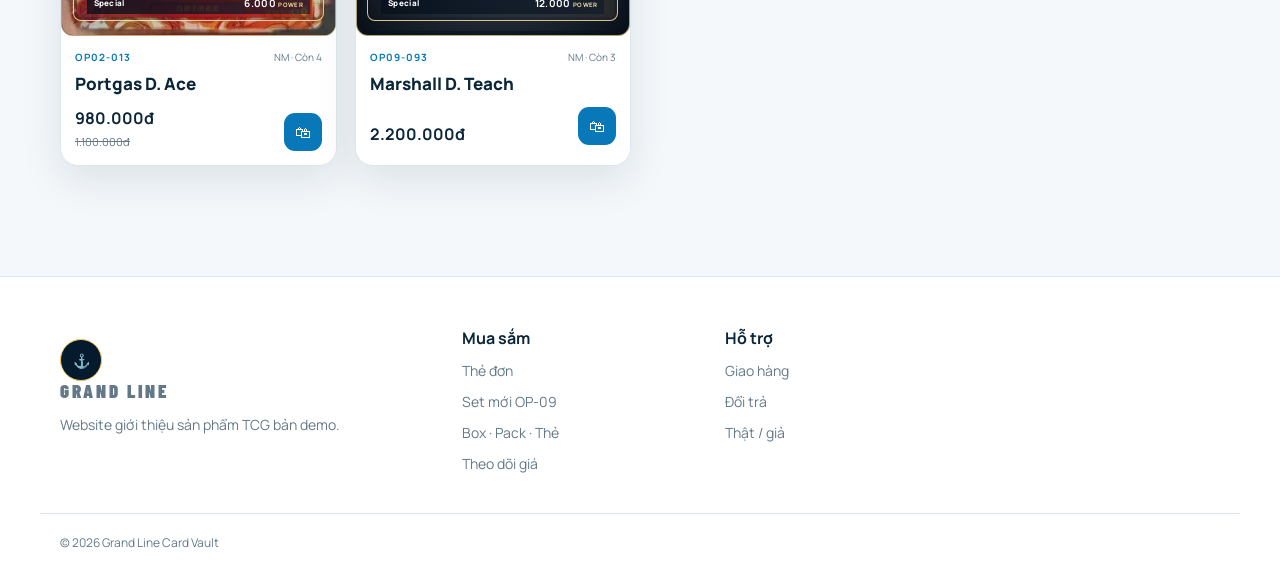
<file: pages/product.html>
<!doctype html>
<html lang="vi" data-theme="dark"><head><meta charset="UTF-8" /><meta name="viewport" content="width=device-width, initial-scale=1" /><script src="../js/theme.js"></script>
<title>Chi tiết thẻ - Grand Line Card Vault</title>
<link href="https://fonts.googleapis.com/css2?family=Barlow+Condensed:wght@700;900&family=Manrope:wght@400;600;800&display=swap" rel="stylesheet" />
<link rel="stylesheet" href="../css/style.css" /><link rel="stylesheet" href="../css/pages.css" /></head>
<body>
<div id="site-header"></div>
<main class="container" id="main"></main>
<div id="site-footer"></div>
<script src="../js/common.js"></script>
<script src="../js/pages/product.js"></script>
</body></html>
</file>
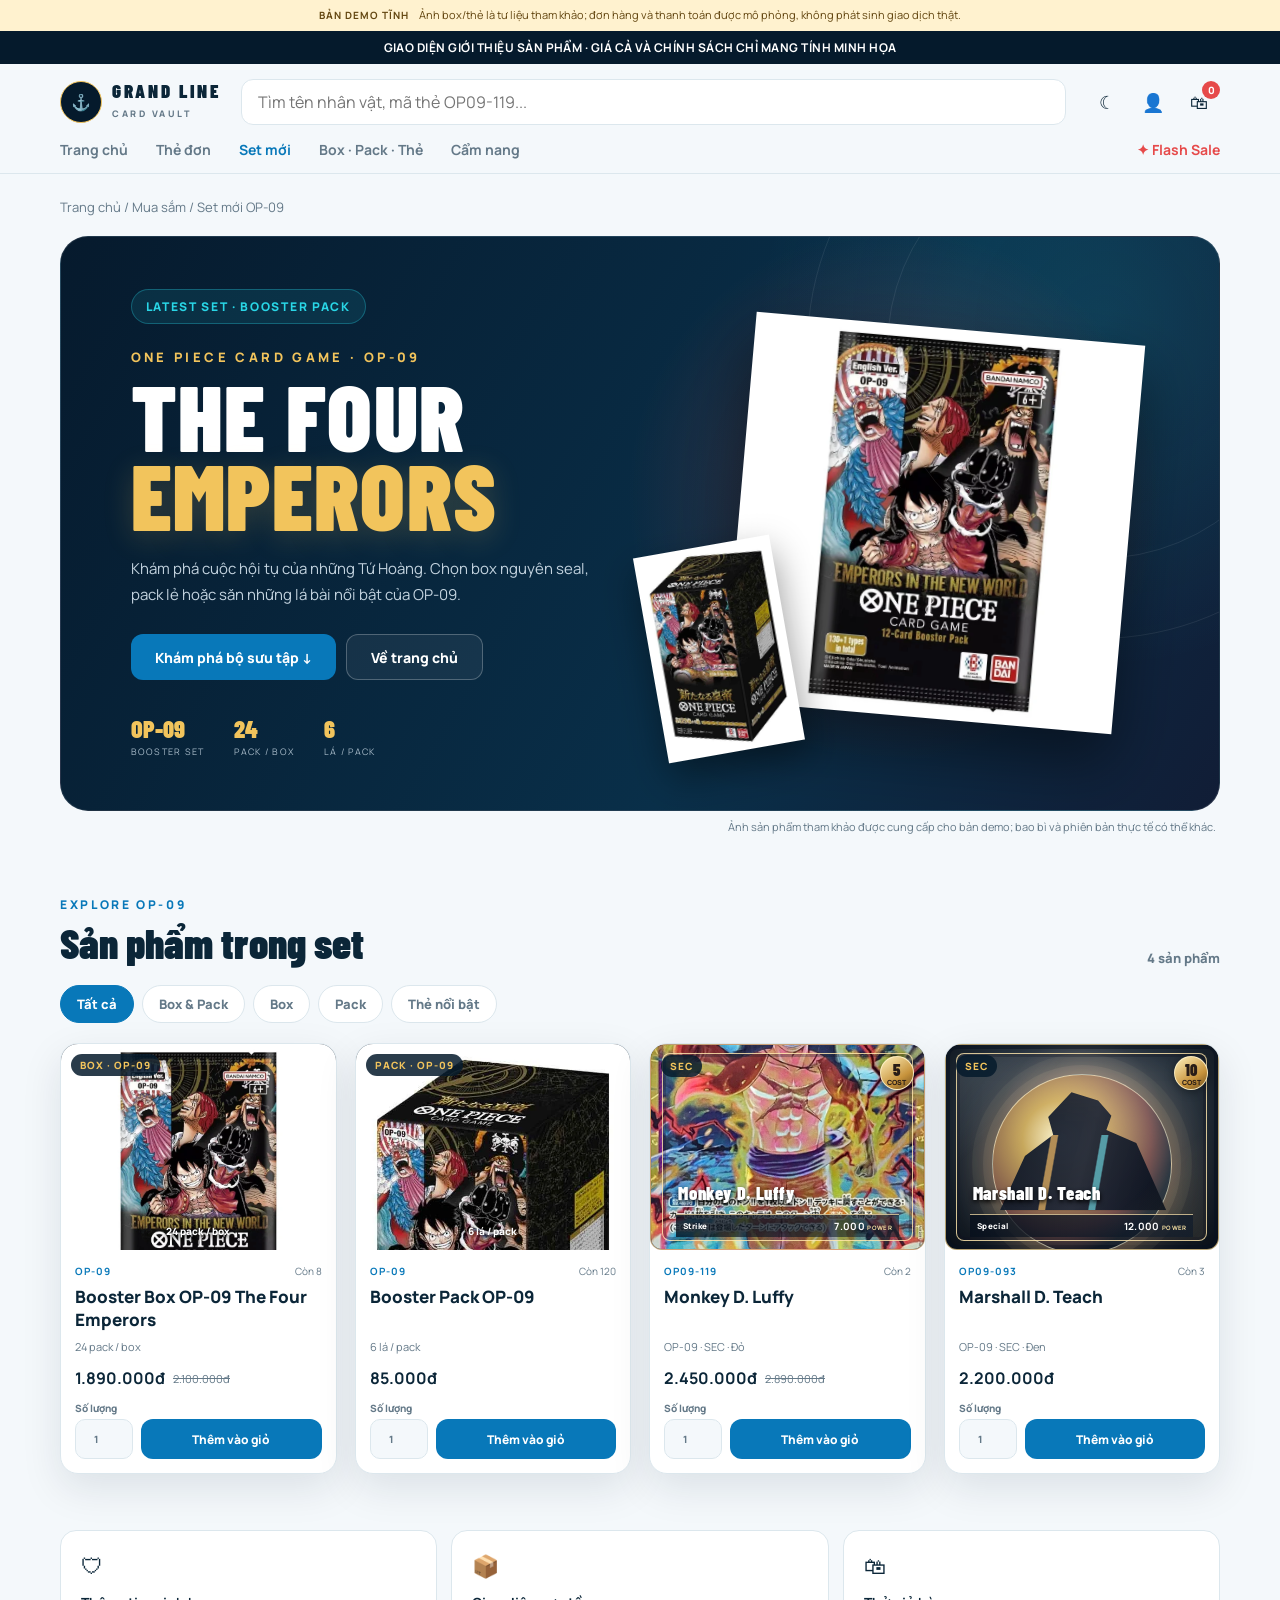
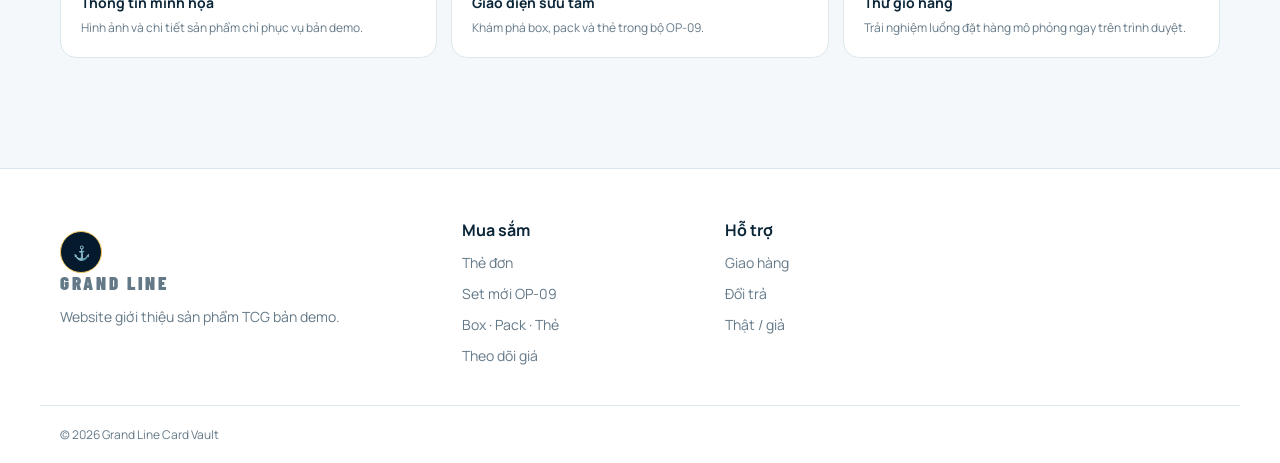
<file: pages/set.html>
<!doctype html>
<html lang="vi" data-theme="dark"><head><meta charset="UTF-8" /><meta name="viewport" content="width=device-width, initial-scale=1" /><script src="../js/theme.js"></script>
<title>OP-09 The Four Emperors - Grand Line Card Vault</title>
<link href="https://fonts.googleapis.com/css2?family=Barlow+Condensed:wght@700;900&family=Manrope:wght@400;600;800&display=swap" rel="stylesheet" />
<link rel="stylesheet" href="../css/style.css" /><link rel="stylesheet" href="../css/pages.css" /></head>
<body>
<div id="site-header"></div>
<main class="container set-page">
  <p class="crumbs"><a href="../index.html">Trang chủ</a> / <a href="tracker.html#shop">Mua sắm</a> / Set mới OP-09</p>
  <section class="set-hero">
    <div class="set-hero-copy">
      <span class="badge">LATEST SET · BOOSTER PACK</span>
      <p class="kicker">ONE PIECE CARD GAME · OP-09</p>
      <h1>THE FOUR<br /><em>EMPERORS</em></h1>
      <p class="set-intro">Khám phá cuộc hội tụ của những Tứ Hoàng. Chọn box nguyên seal, pack lẻ hoặc săn những lá bài nổi bật của OP-09.</p>
      <div class="set-hero-actions"><a class="btn btn-primary" href="#setProducts">Khám phá bộ sưu tập ↓</a><a class="btn btn-ghost" href="../index.html">Về trang chủ</a></div>
      <div class="set-facts"><span><b>OP-09</b><small>BOOSTER SET</small></span><span><b>24</b><small>PACK / BOX</small></span><span><b>6</b><small>LÁ / PACK</small></span></div>
    </div>
    <div class="set-hero-art" aria-label="Ảnh tham khảo box và pack OP-09">
      <img class="set-box-render" src="../assets/box/op09-booster-box.png" alt="Ảnh tham khảo Booster Box OP-09" />
      <img class="set-pack-render" src="../assets/pack/op09-booster-pack.png" alt="Ảnh tham khảo Booster Pack OP-09" />
      <i class="set-spark set-spark-one"></i><i class="set-spark set-spark-two"></i>
    </div>
  </section>
  <p class="set-art-disclaimer">Ảnh sản phẩm tham khảo được cung cấp cho bản demo; bao bì và phiên bản thực tế có thể khác.</p>

  <section class="set-products-section" id="setProducts">
    <div class="heading"><div><p class="eyebrow">EXPLORE OP-09</p><h2>Sản phẩm trong set</h2></div><p class="set-product-count" id="setCount"></p></div>
    <div class="set-product-tabs" id="setTabs" role="group" aria-label="Lọc sản phẩm OP-09">
      <button class="on" data-type="all">Tất cả</button><button data-type="sealed">Box &amp; Pack</button><button data-type="box">Box</button><button data-type="pack">Pack</button><button data-type="card">Thẻ nổi bật</button>
    </div>
    <div class="grid cards set-product-grid" id="setGrid"></div>
    <p class="empty" id="setEmpty" hidden>Không có sản phẩm trong danh mục này.</p>
  </section>

  <section class="set-promise">
    <div><span>🛡</span><b>Thông tin minh họa</b><p>Hình ảnh và chi tiết sản phẩm chỉ phục vụ bản demo.</p></div>
    <div><span>📦</span><b>Giao diện sưu tầm</b><p>Khám phá box, pack và thẻ trong bộ OP-09.</p></div>
    <div><span>🛍</span><b>Thử giỏ hàng</b><p>Trải nghiệm luồng đặt hàng mô phỏng ngay trên trình duyệt.</p></div>
  </section>
</main>
<div id="site-footer"></div>
<script src="../js/common.js"></script>
<script src="../js/pages/set.js"></script>
</body></html>
</file>
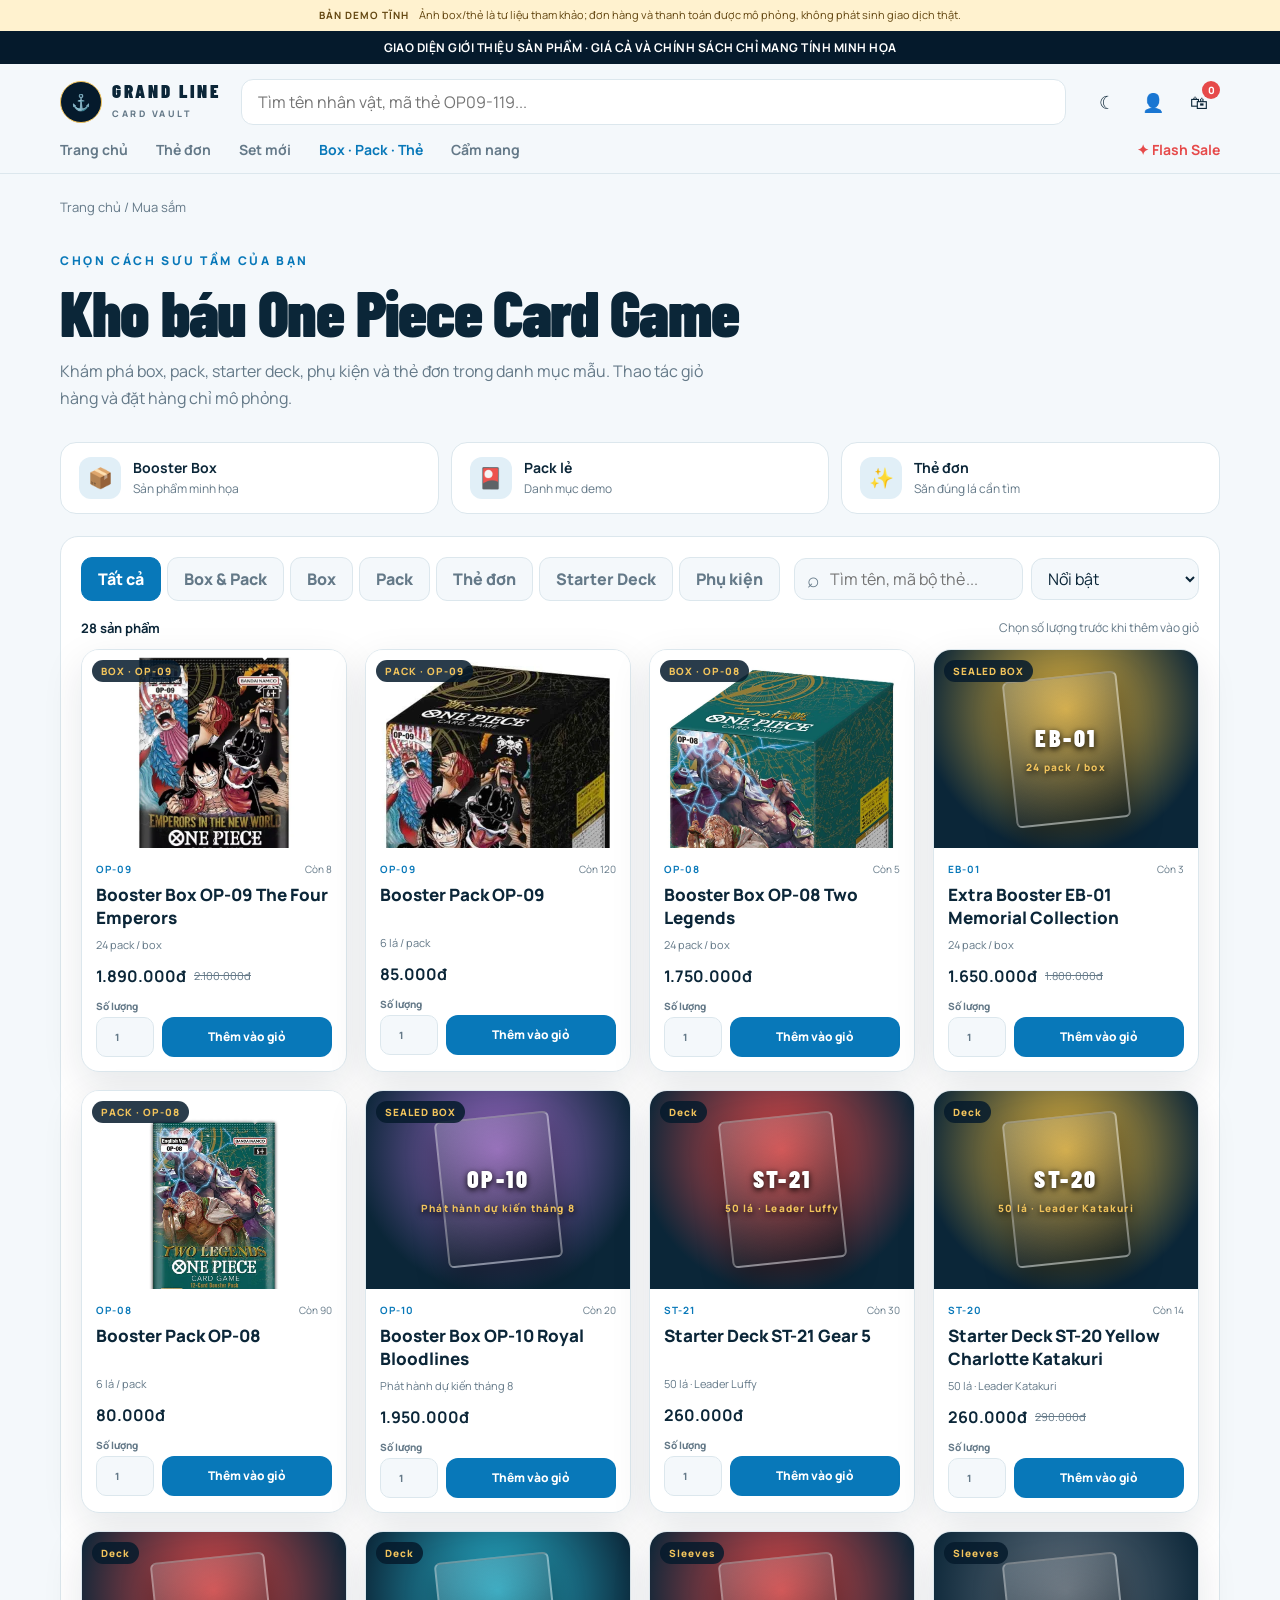
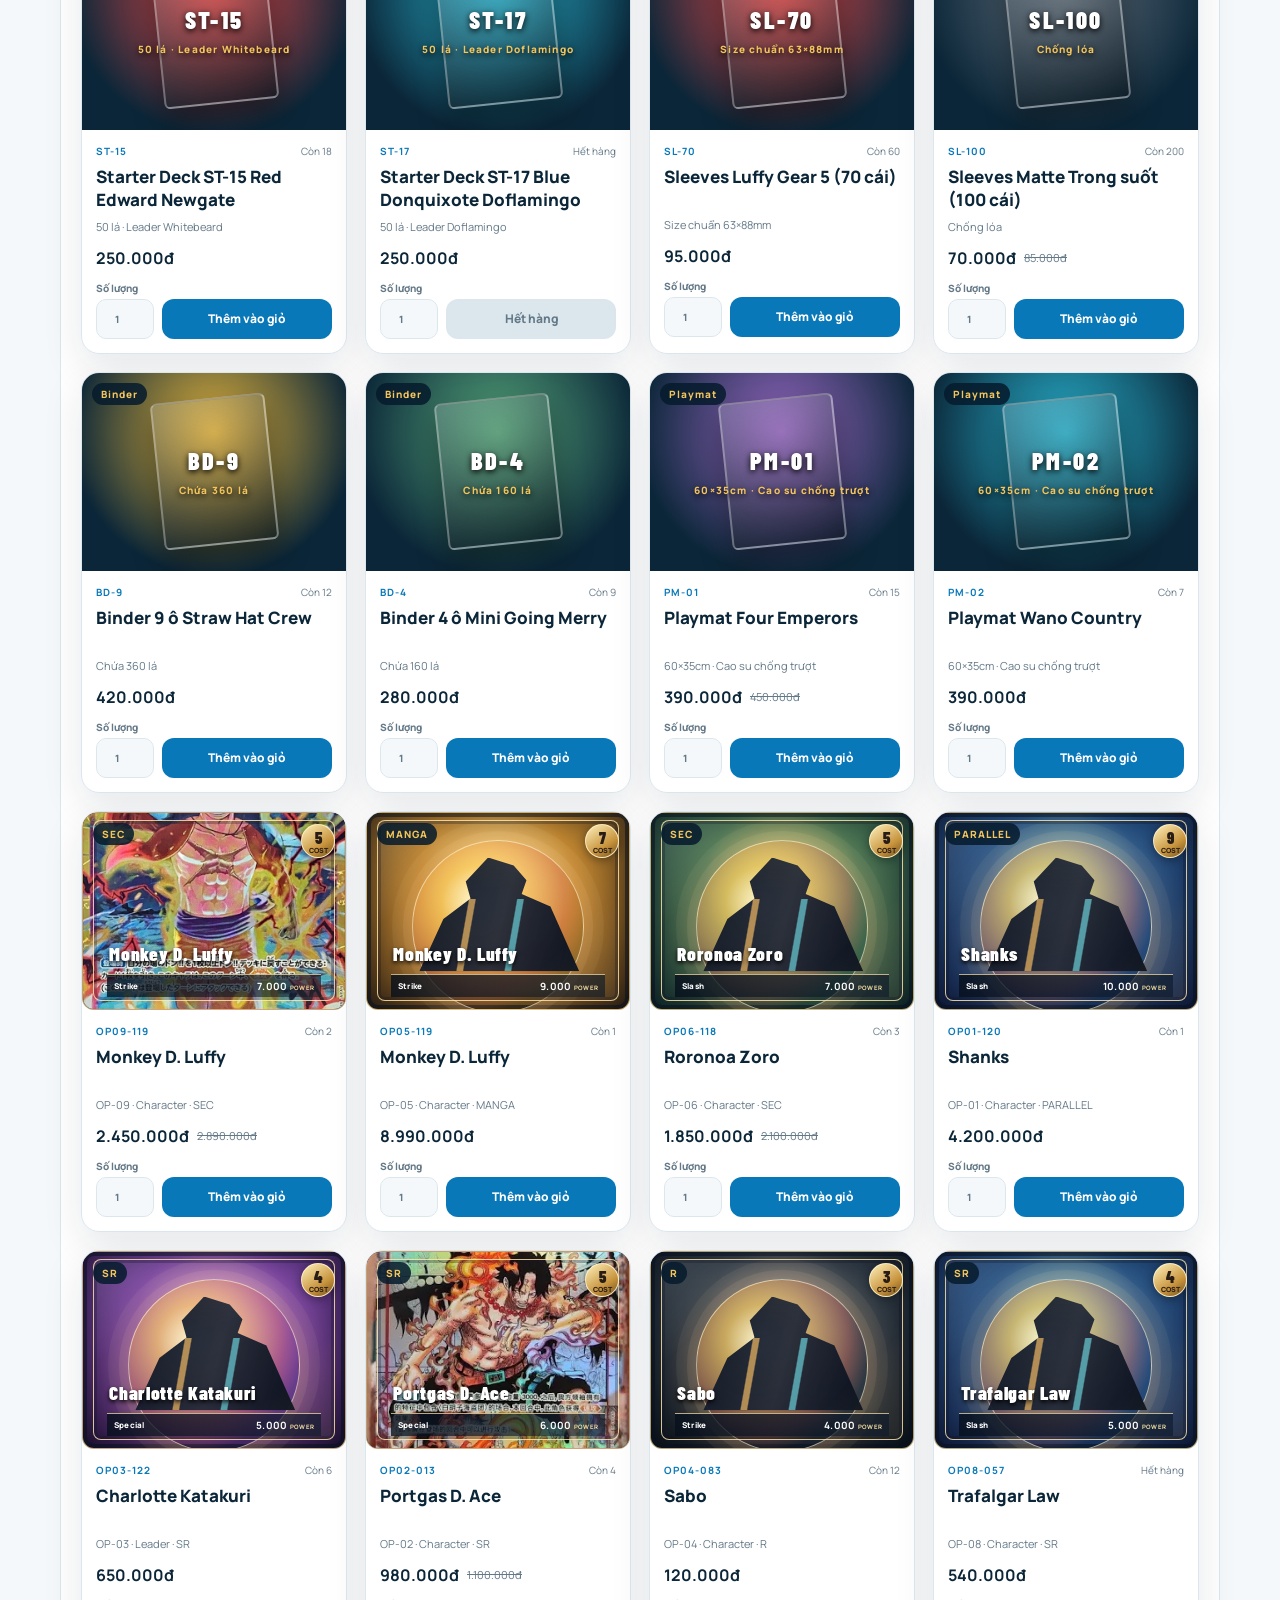
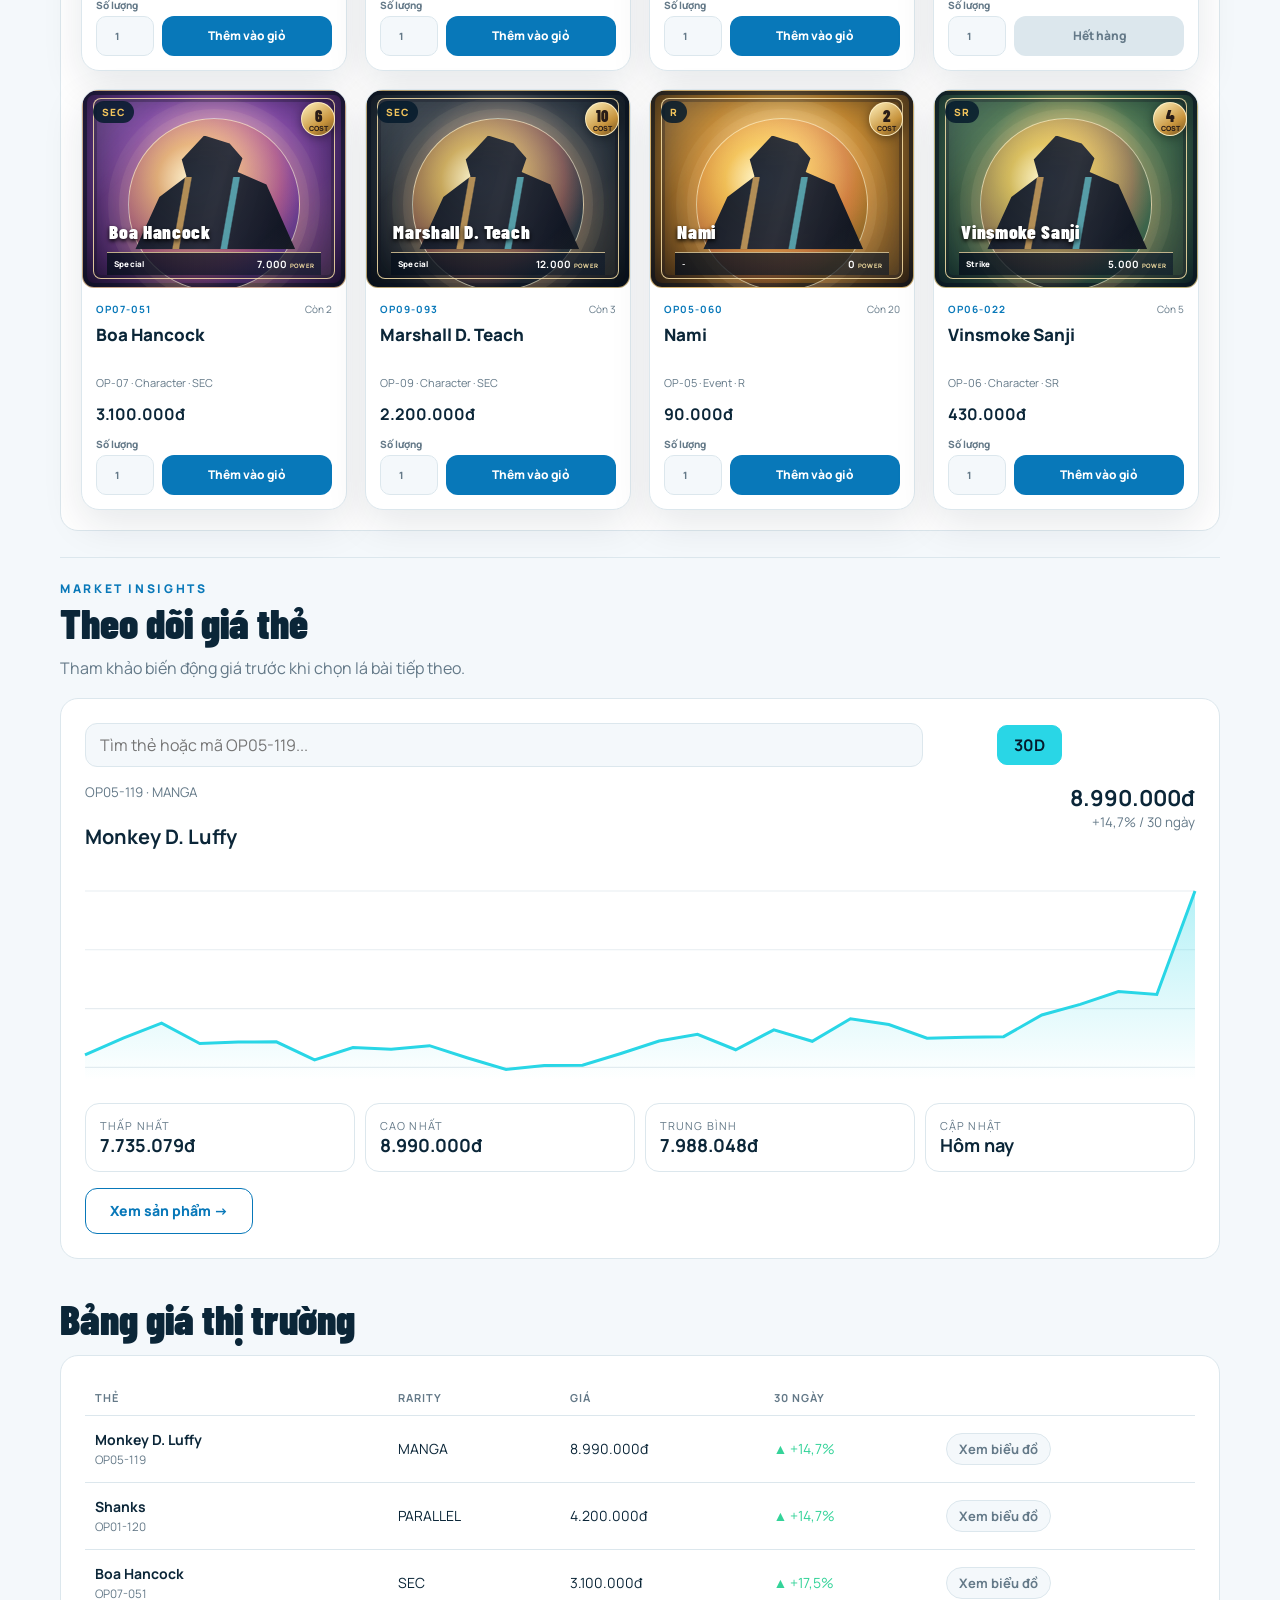
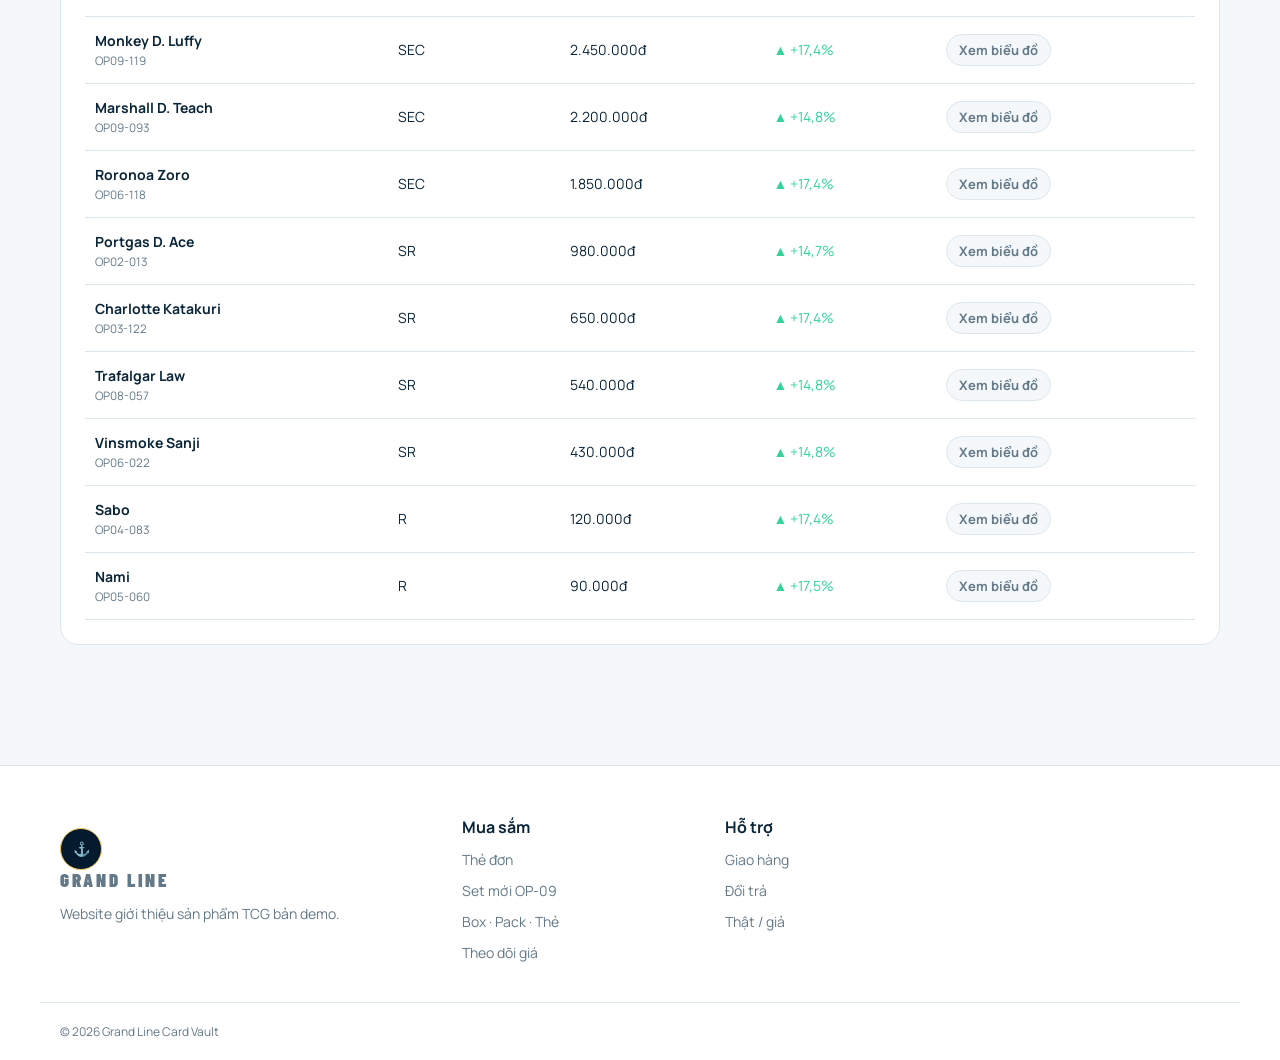
<file: pages/tracker.html>
<!doctype html>
<html lang="vi" data-theme="dark"><head><meta charset="UTF-8" /><meta name="viewport" content="width=device-width, initial-scale=1" /><script src="../js/theme.js"></script>
<title>Gian hàng One Piece Card Game - Grand Line Card Vault</title>
<link href="https://fonts.googleapis.com/css2?family=Barlow+Condensed:wght@700;900&family=Manrope:wght@400;600;800&display=swap" rel="stylesheet" />
<link rel="stylesheet" href="../css/style.css" /><link rel="stylesheet" href="../css/pages.css" /></head>
<body>
<div id="site-header"></div>
<main class="container">
  <p class="crumbs"><a href="../index.html">Trang chủ</a> / Mua sắm</p>
  <section id="shop" class="shop-section">
    <div class="page-head"><p class="eyebrow" id="shopEyebrow">CHỌN CÁCH SƯU TẦM CỦA BẠN</p><h1 id="shopTitle">Kho báu One Piece Card Game</h1>
      <p class="shop-lead" id="shopLead">Khám phá box, pack, starter deck, phụ kiện và thẻ đơn trong danh mục mẫu. Thao tác giỏ hàng và đặt hàng chỉ mô phỏng.</p></div>
    <div class="shop-perks">
      <div><span>📦</span><b>Booster Box</b><small>Sản phẩm minh họa</small></div>
      <div><span>🎴</span><b>Pack lẻ</b><small>Danh mục demo</small></div>
      <div><span>✨</span><b>Thẻ đơn</b><small>Săn đúng lá cần tìm</small></div>
    </div>
    <div class="shop-panel panel">
      <div class="shop-toolbar">
        <div class="shop-tabs" id="shopTabs" role="group" aria-label="Loại sản phẩm">
          <button class="on" data-kind="all">Tất cả</button><button data-kind="booster">Box &amp; Pack</button><button data-kind="box">Box</button><button data-kind="pack">Pack</button><button data-kind="card">Thẻ đơn</button><button data-kind="starter">Starter Deck</button><button data-kind="accessory">Phụ kiện</button>
        </div>
        <div class="shop-controls">
          <label class="shop-search"><span>⌕</span><input id="shopSearch" type="search" placeholder="Tìm tên, mã bộ thẻ..." aria-label="Tìm sản phẩm" /></label>
          <select id="shopSort" aria-label="Sắp xếp sản phẩm"><option value="featured">Nổi bật</option><option value="asc">Giá thấp đến cao</option><option value="desc">Giá cao đến thấp</option></select>
        </div>
      </div>
      <div class="shop-result"><b id="shopCount"></b><span>Chọn số lượng trước khi thêm vào giỏ</span></div>
      <div class="grid cards shop-grid" id="shopGrid"></div>
      <p class="empty" id="shopEmpty" hidden>Không tìm thấy sản phẩm phù hợp. Hãy thử từ khóa khác.</p>
    </div>
  </section>

  <section id="market" class="market-section">
    <div class="page-head"><p class="eyebrow">MARKET INSIGHTS</p><h2>Theo dõi giá thẻ</h2><p class="market-lead">Tham khảo biến động giá trước khi chọn lá bài tiếp theo.</p></div>
    <div class="panel">
      <div class="toolbar"><input id="tq" type="search" placeholder="Tìm thẻ hoặc mã OP05-119..." aria-label="Tìm thẻ theo dõi giá" />
        <div class="range" id="range" style="margin:0"><button data-d="7">7D</button><button data-d="30" class="on">30D</button><button data-d="90">90D</button><button data-d="365">1Y</button></div></div>
      <div class="chart-head"><div><small id="tCode"></small><br><b id="tName" style="font-size:20px"></b></div><div class="right"><b id="tPrice"></b><small id="tChange"></small></div></div>
      <svg id="chart" viewBox="0 0 500 200" preserveAspectRatio="none"></svg>
      <div class="stats" style="margin:18px 0 0"><div><small>THẤP NHẤT</small><b id="sMin"></b></div><div><small>CAO NHẤT</small><b id="sMax"></b></div><div><small>TRUNG BÌNH</small><b id="sAvg"></b></div><div><small>CẬP NHẬT</small><b>Hôm nay</b></div></div>
      <a id="tLink" class="btn btn-outline" style="margin-top:16px">Xem sản phẩm →</a>
    </div>
    <h2 class="market-table-title">Bảng giá thị trường</h2>
    <div class="panel market-table"><table><thead><tr><th>THẺ</th><th>RARITY</th><th>GIÁ</th><th>30 NGÀY</th><th></th></tr></thead><tbody id="rows"></tbody></table></div>
  </section>
  <div style="height:40px"></div>
</main>
<div id="site-footer"></div>
<script src="../js/common.js"></script>
<script src="../js/pages/tracker.js"></script>
</body></html>
</file>
<file: css/style.css>
:root{--page:#f4f8fb;--surface:#fff;--ink:#0b2638;--muted:#647988;--line:#dce7ed;--navy:#051a2c;--ocean:#0878b9;--cyan:#29d6e6;--gold:#f2c45c;--red:#e64a4a;--shadow:0 14px 40px rgba(3,31,51,.1)}
[data-theme=dark]{--page:#06131f;--surface:#0c2031;--ink:#f3f8fc;--muted:#9ab0bf;--line:#1b3a4d;--shadow:0 14px 40px rgba(0,0,0,.35)}
*{box-sizing:border-box;margin:0}
html{scroll-behavior:smooth}
body{font-family:Manrope,sans-serif;background:var(--page);color:var(--ink);transition:background .3s,color .3s;overflow-x:hidden}
a{color:inherit;text-decoration:none}button,select,input{font:inherit;color:inherit}button{cursor:pointer}
:focus-visible{outline:2px solid var(--cyan);outline-offset:3px}
h1,h2,h3{font-family:'Barlow Condensed',sans-serif;font-weight:900}
.container{max-width:1200px;margin:0 auto;padding:0 20px}
.demo-notice{display:flex;justify-content:center;align-items:center;gap:10px;flex-wrap:wrap;padding:7px 14px;background:#fff2cf;color:#634610;text-align:center;font-size:11px;line-height:1.5}
.demo-notice b{font-size:10px;letter-spacing:.1em}
[data-theme=dark] .demo-notice{background:#392d18;color:#ffe5a0}
.announce{background:var(--navy);color:#fff;text-align:center;font-size:12px;font-weight:700;padding:8px 12px;letter-spacing:.04em}
.header{position:sticky;top:0;z-index:50;background:color-mix(in srgb,var(--page) 90%,transparent);backdrop-filter:blur(14px);border-bottom:1px solid var(--line)}
.header-row{display:flex;align-items:center;gap:20px;height:76px}
.logo{display:flex;align-items:center;gap:10px}.logo b{display:block;font:900 19px 'Barlow Condensed';letter-spacing:.14em;line-height:1}.logo small{font-size:9px;letter-spacing:.28em;color:var(--muted);font-weight:800}
.logo-mark{display:grid;place-items:center;width:42px;height:42px;border-radius:50%;background:var(--navy);color:var(--gold);border:1px solid var(--gold)}
.search{position:relative;flex:1}
.search input{width:100%;height:46px;border-radius:12px;border:1px solid var(--line);background:var(--surface);padding:0 16px;outline:none}
.search input:focus{border-color:var(--ocean);box-shadow:0 0 0 4px rgba(8,120,185,.15)}
.suggest{position:absolute;top:52px;left:0;right:0;background:var(--surface);border:1px solid var(--line);border-radius:14px;box-shadow:var(--shadow);display:none;overflow:hidden}
.suggest.open{display:block}.suggest a{display:flex;justify-content:space-between;gap:10px;padding:12px 16px;font-size:14px}.suggest a:hover{background:var(--page)}.suggest small{color:var(--muted)}
.actions{display:flex;gap:4px}
.icon-btn{width:42px;height:42px;border:0;background:none;border-radius:12px;font-size:18px;position:relative}.icon-btn:hover{background:var(--surface)}
.cart-btn span{position:absolute;top:0;right:0;min-width:18px;height:18px;border-radius:9px;background:var(--red);color:#fff;font-size:10px;font-weight:800;display:grid;place-items:center}
.menu-btn{display:none}
.nav{display:flex;gap:28px;padding-bottom:14px;font-size:14px;font-weight:700;color:var(--muted)}.nav a:hover{color:var(--ocean)}.sale-link{margin-left:auto;color:var(--red)}
.hero-wrap{margin-top:20px}
.hero{position:relative;overflow:hidden;border-radius:30px;min-height:580px;display:flex;align-items:center;padding:60px 70px;color:#fff;background:radial-gradient(circle at 75% 20%,rgba(41,214,230,.2),transparent 35%),linear-gradient(120deg,#061a2d,#072a43 55%,#063b57)}
.hero::before{content:'';position:absolute;width:900px;height:900px;border:1px solid rgba(255,255,255,.12);border-radius:44%;right:-280px;top:-400px;transform:rotate(25deg)}
.hero-text{position:relative;z-index:2;max-width:520px;transition:opacity .35s}
.badge{display:inline-block;padding:8px 14px;border-radius:99px;border:1px solid rgba(41,214,230,.3);background:rgba(41,214,230,.1);color:var(--cyan);font-size:12px;font-weight:800;letter-spacing:.14em}
.kicker{margin:20px 0 10px;color:var(--gold);font-size:13px;font-weight:800;letter-spacing:.26em}
.hero h1{font-size:clamp(48px,7vw,86px);line-height:.96}.hero h1 em{font-style:normal;background:linear-gradient(100deg,#fff,#8deaf1 45%,var(--gold));-webkit-background-clip:text;background-clip:text;color:transparent}
.lead{margin-top:20px;line-height:1.7;color:#c3d3df}
.btn-row{display:flex;flex-wrap:wrap;gap:12px;margin-top:30px}
.btn{display:inline-flex;align-items:center;justify-content:center;height:46px;padding:0 24px;border-radius:12px;border:0;font-weight:800;font-size:14px;transition:.25s}
.btn-primary{background:var(--ocean);color:#fff}.btn-primary:hover{background:var(--cyan);color:var(--navy);transform:translateY(-2px)}
.btn-ghost{border:1px solid rgba(255,255,255,.25);background:rgba(255,255,255,.06);color:#fff}
.dots{display:flex;gap:8px;margin-top:34px}.dots button{width:28px;height:4px;border:0;border-radius:2px;background:rgba(255,255,255,.25)}.dots button.on{background:var(--gold);width:44px}
.hero-visual{position:absolute;right:6%;top:50%;width:42%;height:460px;transform:translateY(-50%);perspective:900px}
.box{position:absolute;width:190px;height:300px;color:#fff;display:grid;place-content:center;text-align:center;border:1px solid rgba(255,255,255,.3);box-shadow:0 25px 70px rgba(0,0,0,.4);background:radial-gradient(circle at 50% 35%,var(--hc,#e64a4a),#4b1c33 52%,#0b2638 53%)}
.box-main{right:15%;top:14%;transform:rotate(8deg) rotateY(var(--ry,0deg)) rotateX(var(--rx,0deg));animation:float 5s ease-in-out infinite}.box-back{left:5%;top:26%;transform:rotate(-12deg);filter:saturate(.5)}
.box small{font-size:7px;letter-spacing:.15em;margin-bottom:12px}.box strong{font:900 30px/1 'Barlow Condensed';text-shadow:0 2px 8px #000}.box span{margin-top:20px;color:var(--gold);font-weight:900}
.hero-card{position:absolute;left:34%;bottom:0;width:155px;height:218px;border:5px solid #e5c56e;border-radius:9px;overflow:hidden;background:#18283d;box-shadow:0 28px 60px rgba(0,0,0,.55),0 0 28px rgba(242,196,92,.3);transform:rotate(-4deg) rotateY(var(--ry,0deg));z-index:3}
.hero-card::after{content:'';position:absolute;inset:0;background:linear-gradient(115deg,transparent 35%,rgba(255,255,255,.4) 45%,transparent 55%);animation:shine 4s infinite}
.hero-card img{position:absolute;inset:0;width:100%;height:100%;object-fit:cover}
.hero-card b{position:absolute;z-index:1;left:8px;right:8px;bottom:9px;text-align:center;font:900 12px 'Barlow Condensed';text-shadow:0 2px 6px #101522}
.featured-showcase{padding-top:32px}
.featured-heading{display:flex;justify-content:space-between;align-items:flex-end;gap:14px;margin-bottom:16px}
.featured-heading h2{margin-top:4px;font-size:clamp(28px,4vw,38px)}
.featured-demo-tag{padding:7px 11px;border:1px solid var(--line);border-radius:99px;color:var(--muted);font-size:9px;font-weight:800;letter-spacing:.12em}
.featured-grid{display:grid;grid-template-columns:1fr 1fr;gap:16px}
.featured-item{position:relative;display:grid;grid-template-columns:1fr .8fr;align-items:center;min-height:290px;overflow:hidden;padding:28px 30px;border:1px solid rgba(255,255,255,.1);border-radius:22px;background:radial-gradient(circle at 78% 45%,rgba(41,214,230,.16),transparent 42%),linear-gradient(125deg,#071a2c,#10394d);color:#fff}
.featured-card{background:radial-gradient(circle at 78% 45%,rgba(233,135,90,.2),transparent 42%),linear-gradient(125deg,#14172b,#382447)}
.featured-copy{position:relative;z-index:2}
.featured-kicker{color:var(--gold);font-size:10px;font-weight:800;letter-spacing:.15em}
.featured-item h3{margin-top:10px;font-size:clamp(24px,3vw,34px);line-height:1}
.featured-item p{max-width:290px;margin-top:10px;color:#c3d3df;font-size:12px;line-height:1.6}
.featured-item .btn{height:40px;margin-top:16px;padding:0 15px;font-size:12px}
.featured-item .btn span{margin-left:8px}
.featured-box>img{width:100%;height:245px;object-fit:contain;filter:drop-shadow(0 16px 18px rgba(0,0,0,.4));animation:float 5s ease-in-out infinite}
.featured-card-art{position:relative;justify-self:center;width:min(100%,150px);aspect-ratio:3/4;overflow:hidden;border:2px solid rgba(242,196,92,.85);border-radius:10px;box-shadow:0 18px 34px rgba(0,0,0,.42);transform:rotate(4deg)}
.featured-card-art img{width:100%;height:100%;object-fit:cover}
.featured-card-art span{position:absolute;right:6px;bottom:6px;left:6px;padding:5px;border-top:1px solid rgba(255,231,173,.7);background:rgba(6,15,28,.76);color:#fff;text-align:center;font-size:8px;font-weight:800;letter-spacing:.1em}
.featured-disclaimer{margin-top:9px;color:var(--muted);text-align:right;font-size:10px;line-height:1.5}
.perks{display:grid;grid-template-columns:repeat(4,1fr);gap:10px;padding-top:30px}
.perks div{display:grid;grid-template-columns:42px 1fr;column-gap:12px;align-items:center;padding:12px}.perks span{grid-row:span 2;width:42px;height:42px;border-radius:12px;display:grid;place-items:center;background:rgba(8,120,185,.12)}.perks b{font-size:14px}.perks small{color:var(--muted);font-size:12px}
.section{padding-top:64px}
.heading{display:flex;justify-content:space-between;align-items:flex-end;gap:16px;margin-bottom:26px}
.eyebrow{font-size:12px;font-weight:800;letter-spacing:.22em;color:var(--ocean)}.eyebrow.cyan{color:var(--cyan)}
.heading h2{font-size:clamp(30px,4vw,42px);margin-top:4px}
.timer{border:1px solid rgba(230,74,74,.25);background:rgba(230,74,74,.06);border-radius:12px;padding:10px 16px;font-size:12px;font-weight:700;color:var(--muted)}.timer b{color:var(--red);font-family:monospace;font-size:16px;margin-left:8px}
.result{color:var(--muted);font-size:14px;font-weight:700}
.grid.cards{display:grid;grid-template-columns:repeat(4,1fr);gap:18px}
.card{background:var(--surface);border:1px solid var(--line);border-radius:18px;overflow:hidden;box-shadow:var(--shadow);transition:transform .3s,border-color .3s;animation:fade .4s both}
.card:hover{transform:translateY(-5px);border-color:var(--ocean)}
.art{position:relative;isolation:isolate;aspect-ratio:3/4;overflow:hidden;border:1px solid rgba(248,216,145,.7);border-radius:12px;background:radial-gradient(ellipse at 50% 35%,#ed9f61 0,#9b253f 42%,#1d1732 100%);box-shadow:inset 0 0 0 4px rgba(8,18,32,.55),inset 0 0 32px rgba(4,10,20,.48);cursor:pointer}
.art.green{background:radial-gradient(ellipse at 50% 35%,#d6db8a 0,#477554 42%,#122a2b 100%)}.art.blue{background:radial-gradient(ellipse at 50% 35%,#72c9dc 0,#26568a 42%,#131d40 100%)}
.art.purple{background:radial-gradient(ellipse at 50% 35%,#d9a8f0 0,#7a46a6 42%,#241337 100%)}.art.black{background:radial-gradient(ellipse at 50% 35%,#8793a0 0,#34414d 42%,#0b1118 100%)}.art.yellow{background:radial-gradient(ellipse at 50% 35%,#fff2a9 0,#bd8530 42%,#372514 100%)}
.art::before{content:'';position:absolute;inset:4%;z-index:2;border:1px solid rgba(255,231,173,.82);border-radius:8px;background:linear-gradient(135deg,rgba(255,255,255,.13),transparent 26% 73%,rgba(255,221,150,.1));box-shadow:inset 0 0 0 3px rgba(20,18,35,.28);pointer-events:none}
.art .orb{position:absolute;width:66%;aspect-ratio:1;right:17%;top:14%;border:1px solid rgba(255,247,211,.62);border-radius:50%;background:radial-gradient(circle at 38% 36%,rgba(255,250,215,.98),rgba(255,205,93,.7) 24%,rgba(238,117,91,.38) 57%,transparent 72%);box-shadow:0 0 42px rgba(255,160,91,.42),0 0 0 9px rgba(255,238,193,.08),0 0 0 20px rgba(255,238,193,.05)}
.art .fig{position:absolute;width:61%;height:58%;left:20%;bottom:19%;background:linear-gradient(105deg,rgba(12,21,35,.94),rgba(35,42,58,.92) 52%,rgba(11,17,29,.98));clip-path:polygon(43% 0,59% 7%,67% 20%,64% 32%,82% 43%,100% 100%,0 100%,15% 54%,32% 36%,29% 21%);filter:drop-shadow(0 10px 12px rgba(0,0,0,.4))}
.art .fig::before{content:'';position:absolute;inset:36% 12% 0;background:linear-gradient(100deg,transparent 0 22%,rgba(239,184,100,.7) 23% 27%,transparent 28% 58%,rgba(104,201,211,.72) 59% 63%,transparent 64%)}
.art .card-illustration{position:absolute;z-index:1;inset:0;width:100%;height:100%;object-fit:cover;filter:saturate(1.05)}
.art.green .card-illustration{filter:hue-rotate(35deg) saturate(.9)}.art.blue .card-illustration{filter:hue-rotate(160deg) saturate(.85)}.art.purple .card-illustration{filter:hue-rotate(245deg) saturate(.9)}.art.black .card-illustration{filter:grayscale(.45) brightness(.78)}.art.yellow .card-illustration{filter:hue-rotate(325deg) saturate(1.05)}
.art.has-art .orb,.art.has-art .fig{display:none}
.art .cname{position:absolute;z-index:5;left:10%;right:10%;bottom:16%;color:#fff;font:900 15px 'Barlow Condensed';letter-spacing:.035em;text-shadow:0 2px 4px #000}
.card-cost{position:absolute;z-index:6;right:10px;top:11px;min-width:34px;height:34px;display:grid;place-content:center;text-align:center;border:1px solid rgba(255,241,199,.9);border-radius:50%;background:linear-gradient(145deg,#fff1bc,#c7933c 64%,#70501f);color:#281c17;font:900 16px 'Barlow Condensed';box-shadow:0 2px 10px rgba(0,0,0,.38)}
.card-cost small{font:800 7px Manrope;line-height:1}
.card-stats{position:absolute;z-index:5;left:9%;right:9%;bottom:6%;display:flex;justify-content:space-between;align-items:center;padding:4px 7px;border-top:1px solid rgba(255,231,173,.72);background:linear-gradient(90deg,rgba(6,15,28,.8),rgba(13,25,42,.65));color:#fff;font:800 8px Manrope;letter-spacing:.04em}
.card-stats b{font-size:10px}.card-stats small{font-size:6px;color:#ffe8a8}
.art .back{position:absolute;inset:0;z-index:8;display:grid;place-items:center;background:radial-gradient(circle at center,rgba(16,54,78,.75),transparent 38%),repeating-linear-gradient(45deg,#0b2d4a,#0b2d4a 10px,#0e3a5e 10px,#0e3a5e 20px);color:var(--gold);font:900 20px 'Barlow Condensed';letter-spacing:.2em;opacity:0;transition:opacity .35s}
.art.flip .back{opacity:1}
.rare .art::after,.art.holo::after{content:'';position:absolute;inset:0;z-index:4;pointer-events:none;background:radial-gradient(circle at 22% 30%,rgba(255,255,255,.95) 0 1px,transparent 2px),radial-gradient(circle at 76% 18%,rgba(255,244,181,.9) 0 1px,transparent 3px),radial-gradient(circle at 64% 72%,rgba(255,255,255,.85) 0 1px,transparent 2px),radial-gradient(circle at 35% 82%,rgba(41,214,230,.8) 0 1px,transparent 3px),linear-gradient(115deg,transparent 25%,rgba(70,255,255,.3) 40%,rgba(255,115,244,.28) 50%,transparent 65%);opacity:0;transition:.4s;transform:translateX(-40%)}
.card:hover .art::after{opacity:1;transform:translateX(25%)}
.rarity{position:absolute;z-index:6;left:10px;top:10px;padding:4px 9px;border-radius:99px;background:rgba(5,26,44,.85);color:var(--gold);font-size:10px;font-weight:800;letter-spacing:.1em}
.fav{position:absolute;z-index:7;right:10px;top:51px;width:29px;height:29px;border:1px solid rgba(255,255,255,.72);border-radius:50%;background:rgba(255,255,255,.88);color:#0b2638}.fav.on{background:var(--red);color:#fff}
.info{padding:14px}.meta{display:flex;justify-content:space-between;font-size:10px;color:var(--muted)}.meta b{color:var(--ocean);letter-spacing:.1em}
.info h3{font:800 17px Manrope;margin:8px 0 12px;white-space:nowrap;overflow:hidden;text-overflow:ellipsis}
.buy{display:flex;justify-content:space-between;align-items:flex-end}.buy b{display:block}.buy del{font-size:11px;color:var(--muted)}
.add{width:38px;height:38px;border:0;border-radius:11px;background:var(--ocean);color:#fff}.add:hover{background:var(--cyan);color:var(--navy)}.add:disabled{background:var(--line);cursor:not-allowed}
.categories{display:grid;grid-template-columns:repeat(2,1fr);gap:16px}
.cat{position:relative;min-height:220px;border-radius:22px;padding:28px;color:#fff;display:flex;flex-direction:column;justify-content:flex-end;overflow:hidden;transition:transform .3s}.cat:hover{transform:translateY(-4px)}
.cat::before{content:'';position:absolute;right:8%;top:10%;width:34%;height:70%;border:3px solid var(--gold);border-radius:10px;background:radial-gradient(circle at 65% 25%,#f3b14e,#c64545 45%,#182838);transform:rotate(8deg);transition:.4s}.cat:hover::before{transform:rotate(-2deg) translateY(-6px)}
.cat span{color:var(--gold);font-size:12px;font-weight:800;letter-spacing:.2em}.cat h3{font-size:32px;margin:6px 0 2px}.cat p{color:#c3d3df;font-size:14px}
.c1{grid-row:span 2;min-height:460px;background:linear-gradient(135deg,#092940,#0b4d68)}.c2{background:linear-gradient(135deg,#0b3150,#10557a)}.c3{background:linear-gradient(135deg,#183447,#4c264d)}.c4{background:linear-gradient(135deg,#142d3c,#1b585b)}
.colors{display:flex;gap:8px;overflow-x:auto;padding-bottom:10px;margin-bottom:12px}
.colors button{flex:none;display:flex;align-items:center;gap:8px;padding:10px 16px;border-radius:99px;border:1px solid var(--line);background:var(--surface);font-weight:700;font-size:14px;color:var(--muted)}.colors button.on{background:var(--ocean);border-color:var(--ocean);color:#fff}
.dot{width:10px;height:10px;border-radius:50%;background:var(--c,#999)}
.filters{display:flex;flex-wrap:wrap;gap:10px;padding:16px;border:1px solid var(--line);background:var(--surface);border-radius:16px;margin-bottom:22px}
.filters select{height:46px;padding:0 14px;border-radius:12px;border:1px solid var(--line);background:var(--page);min-width:150px}
.filters select:focus{border-color:var(--ocean);outline:2px solid rgba(8,120,185,.15)}
.check{display:flex;align-items:center;gap:8px;font-weight:700;font-size:14px;padding:0 8px}.filters .btn{margin-left:auto}
.empty{text-align:center;color:var(--muted);padding:40px}
.tracker{display:grid;grid-template-columns:.8fr 1.2fr;gap:40px;align-items:center;padding:56px;border-radius:30px;color:#fff;background:linear-gradient(135deg,#051a2c,#073a57)}
.tracker h2{font-size:clamp(36px,5vw,54px);margin:6px 0 14px}.muted-light{color:#c3d3df;line-height:1.7;max-width:380px}
.tracker select{margin-top:22px;height:46px;width:100%;max-width:340px;padding:0 14px;border-radius:12px;border:1px solid rgba(255,255,255,.2);background:rgba(255,255,255,.08);color:#fff}.tracker option{color:#000}
.range{display:flex;gap:8px;margin-top:12px}.range button{padding:8px 16px;border-radius:10px;border:1px solid rgba(255,255,255,.2);background:none;color:#fff;font-weight:700}.range button.on{background:var(--cyan);color:var(--navy);border-color:var(--cyan)}
.chart-box{padding:22px;border-radius:20px;border:1px solid rgba(255,255,255,.12);background:rgba(255,255,255,.05)}
.chart-head{display:flex;justify-content:space-between}.chart-head small{display:block;color:#9ab0bf}.right{text-align:right}.right b{font-size:22px;display:block}.up{color:#34d399}.down{color:#f87171}
#chart{width:100%;height:210px;margin-top:20px;overflow:visible}
.guides{display:grid;grid-template-columns:repeat(3,1fr);gap:16px}.guides article{padding:26px;border:1px solid var(--line);border-radius:18px;background:var(--surface)}.guides h3{font:800 20px Manrope;margin-bottom:8px}.guides p{color:var(--muted);line-height:1.6;font-size:14px}
.footer{margin-top:80px;background:var(--surface);border-top:1px solid var(--line);padding-top:50px}
.foot-grid{display:grid;grid-template-columns:1.6fr 1fr 1fr 1fr;gap:30px}.foot-grid div>a{display:block;margin-top:12px;color:var(--muted);font-size:14px}.foot-grid a:hover{color:var(--ocean)}.muted{color:var(--muted);margin-top:14px;font-size:14px}
.copy{margin-top:40px;padding:20px;border-top:1px solid var(--line);font-size:12px;color:var(--muted)}
.foot-grid .muted{line-height:1.6}
.toast{position:fixed;bottom:24px;left:50%;transform:translate(-50%,30px);opacity:0;background:var(--navy);color:#fff;padding:12px 22px;border-radius:12px;font-weight:700;font-size:14px;transition:.3s;z-index:100;pointer-events:none}.toast.show{opacity:1;transform:translate(-50%,0)}
@keyframes float{50%{transform:rotate(6deg) translateY(-12px)}}
@keyframes shine{0%,60%{transform:translateX(-120%)}100%{transform:translateX(120%)}}
@keyframes fade{from{opacity:0;transform:translateY(10px)}}
@media(max-width:900px){
  .menu-btn{display:block}.nav{display:none;flex-direction:column;gap:14px;padding:14px 20px}.nav.open{display:flex}
  .header-row{gap:8px}.logo small{display:none}.search{display:none}.search.show{display:block;position:absolute;left:20px;right:20px;top:80px}
  .grid.cards{grid-template-columns:repeat(2,1fr);gap:12px}.hero{padding:40px 24px 280px;min-height:640px}
  .hero-visual{right:0;left:0;width:auto;top:auto;bottom:10px;height:250px;transform:none}.box{width:120px;height:190px}.box strong{font-size:20px}.hero-card{width:100px;height:140px;left:38%}
  .featured-grid{grid-template-columns:1fr}.featured-item{min-height:250px;padding:22px}.featured-box>img{height:210px}
  .perks{grid-template-columns:1fr 1fr}.categories{grid-template-columns:1fr}.c1{grid-row:auto;min-height:260px}
  .tracker{grid-template-columns:1fr;padding:28px}.guides,.foot-grid{grid-template-columns:1fr 1fr}.timer{display:none}.filters .btn{margin-left:0}
}
@media(prefers-reduced-motion:reduce){*{animation:none!important;transition:none!important}}
</file>
<file: css/pages.css>
/* Style bổ sung cho các trang con */
.page-head{padding:36px 0 8px}.page-head h1{font-size:clamp(34px,5vw,52px);margin-top:4px}
.crumbs{font-size:13px;color:var(--muted);margin-top:24px}.crumbs a:hover{color:var(--ocean)}
.layout{display:grid;grid-template-columns:270px 1fr;gap:28px;margin-top:24px;align-items:start}
.side{position:sticky;top:130px;background:var(--surface);border:1px solid var(--line);border-radius:18px;padding:20px;display:grid;gap:18px;max-height:calc(100vh - 150px);overflow:auto}
.side h4{font-size:12px;letter-spacing:.14em;color:var(--muted);margin-bottom:8px}
.side .opts{display:flex;flex-wrap:wrap;gap:6px}
.chip{padding:6px 12px;border-radius:99px;border:1px solid var(--line);background:var(--page);font-size:13px;font-weight:700;color:var(--muted)}
.chip.on{background:var(--ocean);border-color:var(--ocean);color:#fff}
.side input[type=range]{width:100%;accent-color:var(--ocean)}.side .row{display:flex;justify-content:space-between;font-size:12px;color:var(--muted)}
.toolbar{display:flex;justify-content:space-between;align-items:center;gap:12px;margin-bottom:16px;flex-wrap:wrap}
.toolbar select{height:42px;border-radius:12px;border:1px solid var(--line);background:var(--surface);padding:0 12px}
.tags{display:flex;flex-wrap:wrap;gap:6px;margin-bottom:14px}.tags button{border:0;background:rgba(8,120,185,.12);color:var(--ocean);padding:6px 12px;border-radius:99px;font-weight:700;font-size:12px}
.layout .grid.cards{grid-template-columns:repeat(3,1fr)}
.filter-toggle{display:none}
.pager{display:flex;gap:6px;justify-content:center;margin-top:26px}.pager button{width:40px;height:40px;border-radius:10px;border:1px solid var(--line);background:var(--surface)}.pager .on{background:var(--ocean);color:#fff;border-color:var(--ocean)}
.card h3 a:hover{color:var(--ocean)}
/* Chi tiết sản phẩm */
.pd{display:grid;grid-template-columns:420px 1fr;gap:48px;margin-top:20px}
.pd .art{border-radius:18px;font-size:1.4em;box-shadow:var(--shadow)}.pd .art .cname{font-size:26px}
.pd-actions{display:flex;gap:10px;margin-top:14px}.pd-actions .btn{flex:1;background:var(--surface);color:var(--ink);border:1px solid var(--line)}
.tagrow{display:flex;gap:8px;flex-wrap:wrap;margin:10px 0}.tagrow span{padding:5px 12px;border-radius:99px;font-size:12px;font-weight:800;background:rgba(8,120,185,.12);color:var(--ocean)}.tagrow .gold{background:rgba(242,196,92,.2);color:#b88a1f}
.pd h1{font-size:clamp(34px,4vw,48px)}.pd .price{font-size:34px;font-weight:800;margin:14px 0 2px}.pd .price del{font-size:16px;color:var(--muted);font-weight:500;margin-left:8px}
.field{margin-top:18px}.field>label{display:block;font-size:12px;letter-spacing:.12em;font-weight:800;color:var(--muted);margin-bottom:8px}
.qty{display:inline-flex;align-items:center;border:1px solid var(--line);border-radius:12px;overflow:hidden;background:var(--surface)}.qty button{width:40px;height:44px;border:0;background:none;font-size:18px}.qty span{min-width:36px;text-align:center;font-weight:800}
.buy-row{display:flex;gap:10px;margin-top:22px;flex-wrap:wrap}.buy-row .btn{height:50px}
.btn-outline{border:1px solid var(--ocean);background:none;color:var(--ocean)}.btn-outline:hover{background:var(--ocean);color:#fff}
.tabs{display:flex;gap:4px;border-bottom:1px solid var(--line);margin-top:56px;overflow-x:auto}.tabs button{padding:14px 20px;border:0;background:none;font-weight:800;color:var(--muted);border-bottom:3px solid transparent;white-space:nowrap}.tabs button.on{color:var(--ocean);border-color:var(--ocean)}
.tab-body{padding:24px 0;line-height:1.8;color:var(--muted)}
.stats{display:grid;grid-template-columns:repeat(auto-fit,minmax(110px,1fr));gap:10px;margin-bottom:18px}.stats div{background:var(--surface);border:1px solid var(--line);border-radius:14px;padding:14px}.stats small{display:block;font-size:11px;color:var(--muted);letter-spacing:.1em}.stats b{font-size:18px;color:var(--ink)}
.panel{background:var(--surface);border:1px solid var(--line);border-radius:18px;padding:24px}
.panel .chart-head small{color:var(--muted)}
/* Giỏ hàng */
.cart-grid{display:grid;grid-template-columns:1fr 380px;gap:28px;margin-top:24px;align-items:start}
.line{display:grid;grid-template-columns:70px 1fr auto;gap:16px;align-items:center;padding:16px 0;border-bottom:1px solid var(--line)}
.thumb{aspect-ratio:3/4;border-radius:8px;background:radial-gradient(circle at 70% 22%,#ed9f61,#9b253f 42%,#1d1732 72%);border:2px solid var(--gold)}
.thumb.green{background:radial-gradient(circle at 70% 22%,#d6db8a,#477554 42%,#122a2b 72%)}.thumb.blue{background:radial-gradient(circle at 70% 22%,#72c9dc,#26568a 42%,#131d40 72%)}.thumb.purple{background:radial-gradient(circle at 70% 22%,#d9a8f0,#7a46a6 42%,#241337 72%)}.thumb.black{background:radial-gradient(circle at 70% 22%,#8793a0,#34414d 42%,#0b1118 72%)}.thumb.yellow{background:radial-gradient(circle at 70% 22%,#fff2a9,#bd8530 42%,#372514 72%)}
.line small{color:var(--muted)}.line .qty button{height:34px;width:32px}.rm{border:0;background:none;color:var(--red);font-size:12px;font-weight:700;margin-top:6px}
.sum{position:sticky;top:130px}.sum .r{display:flex;justify-content:space-between;padding:8px 0;font-size:14px;color:var(--muted)}.sum .r.t{color:var(--ink);font-size:20px;font-weight:800;border-top:1px solid var(--line);margin-top:8px;padding-top:16px}
.form{display:grid;gap:10px;margin-top:14px}.form input,.form select,.form textarea{width:100%;height:46px;border-radius:12px;border:1px solid var(--line);background:var(--page);padding:0 14px;outline:none}.form input:focus,.form select:focus{border-color:var(--ocean)}
.form .two{display:grid;grid-template-columns:1fr 1fr;gap:10px}
.coupon{display:flex;gap:8px;margin:14px 0}.coupon input{flex:1;height:44px;border-radius:12px;border:1px solid var(--line);background:var(--page);padding:0 14px}.coupon .btn{height:44px;padding:0 16px}
.pay{display:grid;gap:8px;margin-top:6px}.pay label{display:flex;gap:10px;align-items:center;padding:12px 14px;border:1px solid var(--line);border-radius:12px;font-size:14px;font-weight:600}.pay label:has(input:checked){border-color:var(--ocean);background:rgba(8,120,185,.08)}
.steps{display:flex;gap:8px;margin-top:20px;font-size:13px;font-weight:700;color:var(--muted)}.steps span.on{color:var(--ocean)}
.done{text-align:center;padding:60px 20px}.done .tick{width:80px;height:80px;border-radius:50%;background:rgba(52,211,153,.15);color:#34d399;font-size:40px;display:grid;place-items:center;margin:0 auto 18px}
/* Tài khoản */
.acc{display:grid;grid-template-columns:240px 1fr;gap:28px;margin-top:24px}
.menu{display:grid;gap:4px;align-self:start}.menu button{text-align:left;padding:12px 16px;border-radius:12px;border:0;background:none;font-weight:700;color:var(--muted)}.menu button.on{background:var(--surface);color:var(--ocean);box-shadow:var(--shadow)}
.profile{display:flex;gap:14px;align-items:center;margin-bottom:16px;padding:16px;background:var(--surface);border:1px solid var(--line);border-radius:16px}.avatar{width:52px;height:52px;border-radius:50%;background:var(--navy);color:var(--gold);display:grid;place-items:center;font-size:22px}
table{width:100%;border-collapse:collapse;font-size:14px}th{text-align:left;font-size:11px;letter-spacing:.1em;color:var(--muted);padding:10px;border-bottom:1px solid var(--line)}td{padding:14px 10px;border-bottom:1px solid var(--line)}
.st{padding:4px 10px;border-radius:99px;font-size:12px;font-weight:800}.st.ok{background:rgba(52,211,153,.15);color:#10a374}.st.ship{background:rgba(8,120,185,.15);color:var(--ocean)}.st.wait{background:rgba(242,196,92,.2);color:#b88a1f}
.addr{display:grid;grid-template-columns:1fr 1fr;gap:14px}.addr .panel{font-size:14px;line-height:1.7}
/* Cẩm nang */
.acc-list{display:grid;gap:12px;margin-top:24px;max-width:860px}
.acc-list details{background:var(--surface);border:1px solid var(--line);border-radius:16px;padding:0 22px}.acc-list summary{padding:20px 0;font-weight:800;cursor:pointer;font-size:17px}.acc-list details[open] summary{color:var(--ocean)}
.acc-list p,.acc-list li{color:var(--muted);line-height:1.8;font-size:15px}.acc-list ul{padding:0 0 18px 20px}.acc-list details>p{padding-bottom:18px}
.cond-grid{display:grid;grid-template-columns:repeat(3,1fr);gap:12px;margin-bottom:18px}.cond-grid div{background:var(--page);border-radius:12px;padding:14px;font-size:14px}.cond-grid b{display:block;color:var(--ink)}
.hint{font-size:12px;color:var(--muted);margin-top:10px}
.mini{display:grid;grid-template-columns:repeat(auto-fill,minmax(180px,1fr));gap:10px;margin-top:20px}
.mini button{text-align:left;padding:14px;border-radius:14px;border:1px solid var(--line);background:var(--surface)}.mini button.on{border-color:var(--cyan)}.mini small{display:block;color:var(--muted);font-size:11px}.mini b{font-size:14px}
@media(max-width:900px){
  .layout,.pd,.cart-grid,.acc{grid-template-columns:1fr}.layout .grid.cards{grid-template-columns:repeat(2,1fr)}
  .side{display:none;position:fixed;inset:0;z-index:80;max-height:none;border-radius:0;top:0}.side.open{display:grid;align-content:start}
  .filter-toggle{display:inline-flex}.sum{position:static}.pd{gap:24px}.pd .art{max-width:340px;margin:auto}
  .menu{grid-auto-flow:column;overflow-x:auto}.addr,.cond-grid,.form .two{grid-template-columns:1fr}
  table{display:block;overflow-x:auto}
}
/* Sản phẩm sealed, tin tức, liên hệ */
.pimg{position:relative;aspect-ratio:4/3;display:grid;place-items:center;background:radial-gradient(circle at 50% 30%,var(--pc,#e64a4a),#0b2638 75%);overflow:hidden}
.pimg::before{content:'';position:absolute;width:42%;height:74%;border:2px solid rgba(255,255,255,.35);border-radius:6px;background:linear-gradient(160deg,rgba(255,255,255,.18),rgba(0,0,0,.35));transform:rotate(-6deg);box-shadow:0 14px 30px rgba(0,0,0,.4)}
.pimg b{position:relative;z-index:2;color:var(--gold);font:900 22px 'Barlow Condensed';letter-spacing:.12em;text-shadow:0 2px 6px #000}
.pimg .rarity{z-index:3}
.card .note{font-size:12px;color:var(--muted);margin:-6px 0 10px}
.subtabs{display:flex;gap:8px;flex-wrap:wrap;margin:16px 0}
.bigtabs{display:flex;gap:10px;flex-wrap:wrap}.bigtabs a{padding:12px 22px;border-radius:14px;border:1px solid var(--line);background:var(--surface);font-weight:800}.bigtabs a.on{background:var(--ocean);border-color:var(--ocean);color:#fff}
.banner{margin-top:20px;border-radius:24px;padding:36px;color:#fff;background:linear-gradient(120deg,#061a2d,#073a57);display:flex;justify-content:space-between;align-items:center;gap:20px;flex-wrap:wrap}.banner h2{font-size:34px}.banner p{color:#c3d3df;margin-top:6px}
.news-grid{display:grid;grid-template-columns:repeat(3,1fr);gap:18px;margin-top:20px}
.post{background:var(--surface);border:1px solid var(--line);border-radius:18px;overflow:hidden;transition:.3s}.post:hover{transform:translateY(-4px);border-color:var(--ocean)}
.post .pimg{aspect-ratio:16/9}.post div.t{padding:18px}.post small{color:var(--ocean);font-weight:800;letter-spacing:.1em;font-size:11px}.post h3{font:800 18px/1.4 Manrope;margin:8px 0}.post p{color:var(--muted);font-size:14px;line-height:1.6}
.events{display:grid;gap:12px;margin-top:20px}.ev{display:grid;grid-template-columns:76px 1fr auto;gap:18px;align-items:center;padding:16px 20px;background:var(--surface);border:1px solid var(--line);border-radius:16px}
.ev .d{text-align:center;background:var(--navy);color:#fff;border-radius:12px;padding:10px 0}.ev .d b{display:block;font:900 28px 'Barlow Condensed';color:var(--gold)}.ev .d small{font-size:11px;letter-spacing:.1em}
.ev h3{font:800 17px Manrope}.ev p{font-size:13px;color:var(--muted);margin-top:4px}
.contact{display:grid;grid-template-columns:1fr 1.2fr;gap:28px;margin-top:24px}.ci{display:grid;gap:12px}.ci div{display:flex;gap:14px;align-items:center;padding:16px;background:var(--surface);border:1px solid var(--line);border-radius:14px}.ci span{width:42px;height:42px;border-radius:12px;background:rgba(8,120,185,.12);display:grid;place-items:center}.ci small{display:block;color:var(--muted)}
.form textarea{height:130px;padding:12px 14px;resize:vertical;font:inherit;color:inherit}
.countdown{display:flex;gap:10px}.countdown div{background:rgba(255,255,255,.08);border-radius:12px;padding:10px 16px;text-align:center}.countdown b{display:block;font:900 30px 'Barlow Condensed'}.countdown small{font-size:10px;letter-spacing:.1em;color:#9ab0bf}
@media(max-width:900px){.news-grid,.contact{grid-template-columns:1fr}.ev{grid-template-columns:64px 1fr}.ev .btn{grid-column:1/-1}}
.shop-section{padding-bottom:26px}.shop-section .page-head{padding-bottom:18px}.shop-section h1{font-size:clamp(38px,6vw,64px);letter-spacing:-.02em}
.shop-lead,.market-lead{max-width:680px;color:var(--muted);line-height:1.7;margin-top:8px}
.shop-perks{display:grid;grid-template-columns:repeat(3,1fr);gap:12px;margin:12px 0 22px}
.shop-perks div{display:grid;grid-template-columns:42px 1fr;column-gap:12px;align-items:center;padding:14px 18px;background:var(--surface);border:1px solid var(--line);border-radius:16px}
.shop-perks span{grid-row:span 2;width:42px;height:42px;display:grid;place-items:center;background:rgba(8,120,185,.12);border-radius:12px;font-size:20px}
.shop-perks b{font-size:14px}.shop-perks small{font-size:12px;color:var(--muted)}
.shop-panel{padding:20px}.shop-toolbar{display:flex;justify-content:space-between;align-items:center;gap:14px;flex-wrap:wrap}
.shop-tabs{display:flex;gap:6px;flex-wrap:wrap}.shop-tabs button{border:1px solid var(--line);background:var(--page);border-radius:11px;padding:10px 16px;font-weight:800;color:var(--muted)}
.shop-tabs button.on{background:var(--ocean);border-color:var(--ocean);color:#fff}
.shop-controls{display:flex;gap:8px;flex:1;justify-content:flex-end}.shop-search{display:flex;align-items:center;gap:8px;min-width:220px;max-width:320px;flex:1;height:42px;padding:0 12px;border:1px solid var(--line);border-radius:12px;background:var(--page);color:var(--muted)}
.shop-search span{font-size:21px}.shop-search input{width:100%;min-width:0;border:0;outline:0;background:transparent;color:var(--ink)}
.shop-controls select{height:42px;border-radius:12px;border:1px solid var(--line);background:var(--page);padding:0 12px}
.shop-result{display:flex;justify-content:space-between;gap:12px;margin:18px 0 12px;font-size:12px;color:var(--muted)}.shop-result b{font-size:13px;color:var(--ink)}
.shop-grid{grid-template-columns:repeat(4,minmax(0,1fr))!important;gap:14px}
.shop-card .store-art,.shop-card .store-pimg{aspect-ratio:4/3;cursor:default}
.shop-card .store-product-photo{position:relative;display:grid;place-items:center;aspect-ratio:4/3;overflow:hidden;background:#f4f4f4}
.store-product-photo img{width:100%;height:100%;object-fit:contain}
.store-product-photo .rarity{z-index:2}
.shop-card .store-pimg{position:relative;display:grid;place-content:center;justify-items:center;gap:8px;background:radial-gradient(circle at 50% 30%,var(--pc),#0b2638 75%);overflow:hidden}
.shop-card .store-pimg::before{content:"";position:absolute;width:42%;height:72%;border:2px solid rgba(255,255,255,.35);border-radius:6px;background:linear-gradient(160deg,rgba(255,255,255,.18),rgba(0,0,0,.35));transform:rotate(-6deg);box-shadow:0 14px 30px rgba(0,0,0,.4)}
.shop-card .store-pimg b,.shop-card .store-pimg small{position:relative;z-index:2;color:#fff;text-shadow:0 2px 6px #000}.shop-card .store-pimg b{font:900 24px "Barlow Condensed";letter-spacing:.1em}.shop-card .store-pimg small{font-size:10px;font-weight:800;letter-spacing:.12em;color:var(--gold)}
.shop-card .store-art .cname{font-size:19px}.shop-card .info{padding:14px}
.shop-card .meta{gap:6px;align-items:center}.shop-card .meta span{white-space:nowrap}
.shop-card .info h3{white-space:normal;display:-webkit-box;-webkit-line-clamp:2;-webkit-box-orient:vertical;min-height:44px;line-height:1.35}
.shop-item-note{height:18px;overflow:hidden;text-overflow:ellipsis;white-space:nowrap;color:var(--muted);font-size:11px;margin:-5px 0 10px}
.shop-price{display:flex;align-items:center;gap:8px;margin-bottom:12px}.shop-price b{font-size:16px}.shop-price del{font-size:11px;color:var(--muted)}
.shop-buy{display:flex;gap:8px;align-items:flex-end}.shop-buy label{display:grid;gap:4px;font-size:10px;color:var(--muted);font-weight:800}
.shop-buy input{width:58px;height:40px;padding:0 8px;border:1px solid var(--line);border-radius:10px;background:var(--page);text-align:center}
.shop-buy .btn{height:40px;flex:1;min-width:0;padding:0 8px;font-size:12px}.shop-buy .btn:disabled{background:var(--line);color:var(--muted);cursor:not-allowed}
.market-section{padding-top:22px;border-top:1px solid var(--line);scroll-margin-top:130px}.market-section .page-head{padding:0 0 16px}.market-section h2{font-size:clamp(30px,4vw,42px)}
.market-table-title{font-size:30px;margin:34px 0 12px}.market-table{overflow:hidden}
#tq{flex:1;min-width:200px;height:44px;border-radius:12px;border:1px solid var(--line);background:var(--page);padding:0 14px}
@media(max-width:1000px){.shop-grid{grid-template-columns:repeat(3,minmax(0,1fr))!important}}
@media(max-width:700px){.shop-perks{grid-template-columns:1fr;gap:8px}.shop-perks div{padding:10px 14px}.shop-grid{grid-template-columns:repeat(2,minmax(0,1fr))!important;gap:10px}.shop-panel{padding:14px}.shop-controls{width:100%;flex-basis:100%}.shop-search{max-width:none}.shop-controls select{max-width:140px;padding:0 8px}.shop-result span{max-width:160px;text-align:right}.shop-card .info{padding:10px}.shop-card .meta{font-size:9px}.shop-card .store-art .cname{font-size:15px}.shop-buy{gap:5px}.shop-buy input{width:48px}.shop-buy .btn{font-size:11px}.shop-price b{font-size:14px}}
@media(max-width:400px){.shop-grid{grid-template-columns:1fr!important}.shop-card .store-art,.shop-card .store-pimg{aspect-ratio:16/9}}
.set-page{padding-bottom:30px}
.set-page .crumbs{margin-bottom:20px}
.set-hero{position:relative;display:grid;grid-template-columns:1fr 1fr;min-height:510px;overflow:hidden;border:1px solid rgba(255,255,255,.1);border-radius:28px;padding:52px 6%;color:#fff;background:radial-gradient(circle at 72% 45%,rgba(226,75,67,.28),transparent 30%),radial-gradient(circle at 90% 15%,rgba(41,214,230,.12),transparent 30%),linear-gradient(120deg,#061a2d,#092f49 62%,#111d36)}
.set-hero::before,.set-hero::after{content:"";position:absolute;pointer-events:none;border:1px solid rgba(255,255,255,.08);border-radius:50%}
.set-hero::before{width:580px;height:580px;right:-170px;top:-180px}.set-hero::after{width:420px;height:420px;right:-90px;top:-100px}
.set-hero-copy{position:relative;z-index:2;align-self:center;max-width:530px}
.set-hero .kicker{margin:24px 0 10px}.set-hero h1{font-size:clamp(54px,8vw,92px);line-height:.86;letter-spacing:.015em}
.set-hero h1 em{font-style:normal;color:var(--gold);text-shadow:0 6px 30px rgba(242,196,92,.2)}
.set-intro{max-width:490px;margin-top:22px;color:#c3d3df;line-height:1.75;font-size:15px}
.set-hero-actions{display:flex;flex-wrap:wrap;gap:10px;margin-top:26px}.set-hero-actions .btn-ghost{display:inline-flex}
.set-facts{display:flex;gap:30px;margin-top:34px}.set-facts span{display:grid;gap:2px}.set-facts b{font:900 24px "Barlow Condensed";color:var(--gold)}.set-facts small{color:#a7bac8;font-size:9px;letter-spacing:.14em}
.set-hero-art{position:relative;min-height:410px;perspective:900px}
.set-box-render{position:absolute;z-index:2;right:4%;top:50%;width:min(78%,390px);max-height:440px;object-fit:contain;transform:translateY(-50%) rotate(5deg);filter:drop-shadow(0 28px 30px rgba(0,0,0,.45));animation:setFloat 5s ease-in-out infinite}
.set-pack-render{position:absolute;z-index:3;left:2%;bottom:1%;width:27%;max-height:240px;object-fit:contain;transform:rotate(-10deg);filter:drop-shadow(0 16px 18px rgba(0,0,0,.4))}
.set-art-disclaimer{margin:8px 4px 0;text-align:right;color:var(--muted);font-size:11px}
.set-spark{position:absolute;width:8px;height:8px;border-radius:50%;background:#fff8ce;box-shadow:0 0 18px 5px rgba(255,221,113,.75);animation:setSparkle 2s ease-in-out infinite}
.set-spark-one{right:13%;top:17%}.set-spark-two{left:18%;bottom:18%;animation-delay:.9s}
.set-products-section{padding-top:62px;scroll-margin-top:120px}.set-products-section .heading{margin-bottom:18px}.set-products-section .heading h2{font-size:clamp(30px,4vw,42px)}
.set-product-count{color:var(--muted);font-size:13px;font-weight:800}
.set-product-tabs{display:flex;gap:8px;flex-wrap:wrap;margin-bottom:20px}.set-product-tabs button{padding:9px 16px;border:1px solid var(--line);border-radius:99px;background:var(--surface);color:var(--muted);font-size:13px;font-weight:800}
.set-product-tabs button.on{background:var(--ocean);border-color:var(--ocean);color:#fff}
.set-product-grid{grid-template-columns:repeat(4,minmax(0,1fr))!important}
.set-product-card .info{padding:14px}.set-product-card .meta{align-items:center;gap:6px}.set-product-card .meta span{white-space:nowrap}
.set-product-card .info h3{min-height:46px;white-space:normal;display:-webkit-box;-webkit-line-clamp:2;-webkit-box-orient:vertical;line-height:1.35}
.set-item-art,.set-product-visual{aspect-ratio:4/3}
.set-item-art .cname{font-size:18px}
.set-item-art .cname,.shop-card .store-art .cname{bottom:22%}
.set-product-visual{position:relative;display:grid;place-items:center;overflow:hidden;background:radial-gradient(circle at 50% 30%,var(--set-color,#e64a4a),#0b2638 76%)}
.set-product-visual img{position:relative;width:76%;height:92%;object-fit:contain;filter:drop-shadow(0 8px 12px rgba(0,0,0,.4));transition:transform .35s}
.set-product-visual img{width:100%;height:100%;filter:none}
.set-product-card:hover .set-product-visual img{transform:translateY(-4px) rotate(-2deg)}
.set-product-visual.red{--set-color:#e64a4a}.set-product-visual.blue{--set-color:#29b6d2}
.set-product-note{position:absolute;z-index:2;bottom:12px;color:#fff;font-size:10px;font-weight:800;text-shadow:0 2px 5px #000}
.set-item-meta{height:18px;margin:-5px 0 10px;overflow:hidden;color:var(--muted);font-size:11px;text-overflow:ellipsis;white-space:nowrap}
.set-item-price{display:flex;gap:8px;align-items:center;margin-bottom:12px}.set-item-price b{font-size:16px}.set-item-price del{color:var(--muted);font-size:11px}
.set-item-actions{display:flex;gap:8px;align-items:flex-end}.set-item-actions label{display:grid;gap:4px;color:var(--muted);font-size:10px;font-weight:800}
.set-item-actions input{width:58px;height:40px;padding:0 8px;border:1px solid var(--line);border-radius:10px;background:var(--page);text-align:center}
.set-item-actions .btn{height:40px;flex:1;min-width:0;padding:0 8px;font-size:12px}.set-item-actions .btn:disabled{background:var(--line);color:var(--muted);cursor:not-allowed}
.set-promise{display:grid;grid-template-columns:repeat(3,1fr);gap:14px;margin-top:56px}
.set-promise div{padding:20px;background:var(--surface);border:1px solid var(--line);border-radius:16px}
.set-promise span{display:block;font-size:22px;margin-bottom:10px}.set-promise b{font-size:14px}.set-promise p{margin-top:5px;color:var(--muted);font-size:12px;line-height:1.6}
@keyframes setFloat{50%{transform:rotate(4deg) translateY(-10px)}}
@keyframes setSparkle{50%{opacity:.35;transform:scale(.6)}}
@media(max-width:950px){.set-product-grid{grid-template-columns:repeat(3,minmax(0,1fr))!important}.set-hero{padding:42px 5%}.set-box-render{right:0;width:84%}.set-pack-render{left:0}}
@media(max-width:700px){.set-hero{grid-template-columns:1fr;padding:34px 24px 20px}.set-hero-art{min-height:330px}.set-box-render{right:3%;top:46%;width:75%;max-height:330px}.set-pack-render{left:5%;bottom:0;width:25%;max-height:170px}.set-product-grid{grid-template-columns:repeat(2,minmax(0,1fr))!important;gap:10px}.set-product-card .info{padding:10px}.set-product-card .meta{font-size:9px}.set-item-actions{gap:5px}.set-item-actions input{width:48px}.set-item-actions .btn{font-size:11px}.set-item-price b{font-size:14px}.set-promise{grid-template-columns:1fr;gap:8px;margin-top:38px}.set-promise div{padding:15px}}
@media(max-width:400px){.set-product-grid{grid-template-columns:1fr!important}.set-item-art,.set-product-visual{aspect-ratio:16/9}.set-hero-actions .btn{padding:0 16px;font-size:12px}}
</file>
